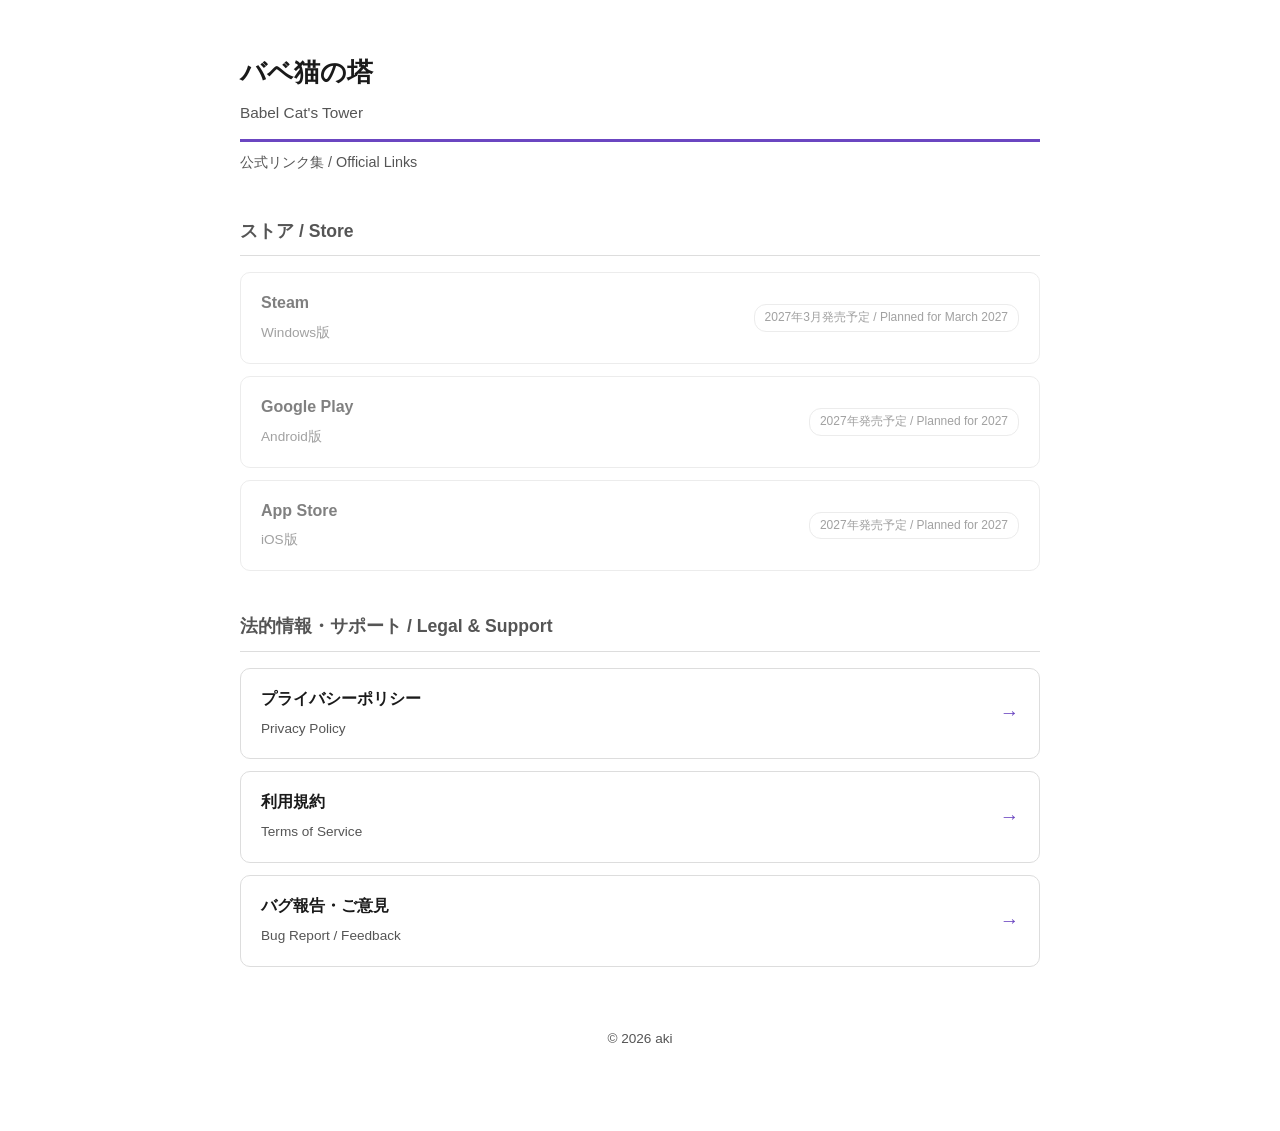
<file: index.html>
<!DOCTYPE html>
<html lang="ja">
<head>
<meta charset="UTF-8">
<meta name="viewport" content="width=device-width, initial-scale=1.0">
<title>バベ猫の塔 / Babel Cat's Tower</title>
<link rel="stylesheet" href="style.css">
</head>
<body>
<div class="wrap">

  <h1>バベ猫の塔<span class="sub">Babel Cat's Tower</span></h1>
  <div class="updated">公式リンク集 / Official Links</div>

  <!-- ============================================================ -->
  <!-- ストアリンク -->
  <!-- ============================================================ -->
  <h2 class="section-heading">ストア / Store</h2>
  <ul class="link-list">
    <li>
      <span class="link-card disabled">
        <span>
          <span class="label">Steam</span><br>
          <span class="desc">Windows版</span>
        </span>
        <span class="badge-soon">2027年3月発売予定 / Planned for March 2027</span>
      </span>
    </li>
    <li>
      <span class="link-card disabled">
        <span>
          <span class="label">Google Play</span><br>
          <span class="desc">Android版</span>
        </span>
        <span class="badge-soon">2027年発売予定 / Planned for 2027</span>
      </span>
    </li>
    <li>
      <span class="link-card disabled">
        <span>
          <span class="label">App Store</span><br>
          <span class="desc">iOS版</span>
        </span>
        <span class="badge-soon">2027年発売予定 / Planned for 2027</span>
      </span>
    </li>
  </ul>

  <!-- ============================================================ -->
  <!-- 法的情報・サポート -->
  <!-- ============================================================ -->
  <h2 class="section-heading">法的情報・サポート / Legal &amp; Support</h2>
  <ul class="link-list">
    <li>
      <a class="link-card" href="privacy-policy.html">
        <span>
          <span class="label">プライバシーポリシー</span><br>
          <span class="desc">Privacy Policy</span>
        </span>
        <span class="arrow">&rarr;</span>
      </a>
    </li>
    <li>
      <a class="link-card" href="terms.html">
        <span>
          <span class="label">利用規約</span><br>
          <span class="desc">Terms of Service</span>
        </span>
        <span class="arrow">&rarr;</span>
      </a>
    </li>
    <li>
      <a class="link-card" href="https://forms.gle/xiqoQyYzVrwu3zVa7" target="_blank" rel="noopener">
        <span>
          <span class="label">バグ報告・ご意見</span><br>
          <span class="desc">Bug Report / Feedback</span>
        </span>
        <span class="arrow">&rarr;</span>
      </a>
    </li>
  </ul>

  <footer>
    &copy; 2026 aki
  </footer>

</div>
</body>
</html>
</file>
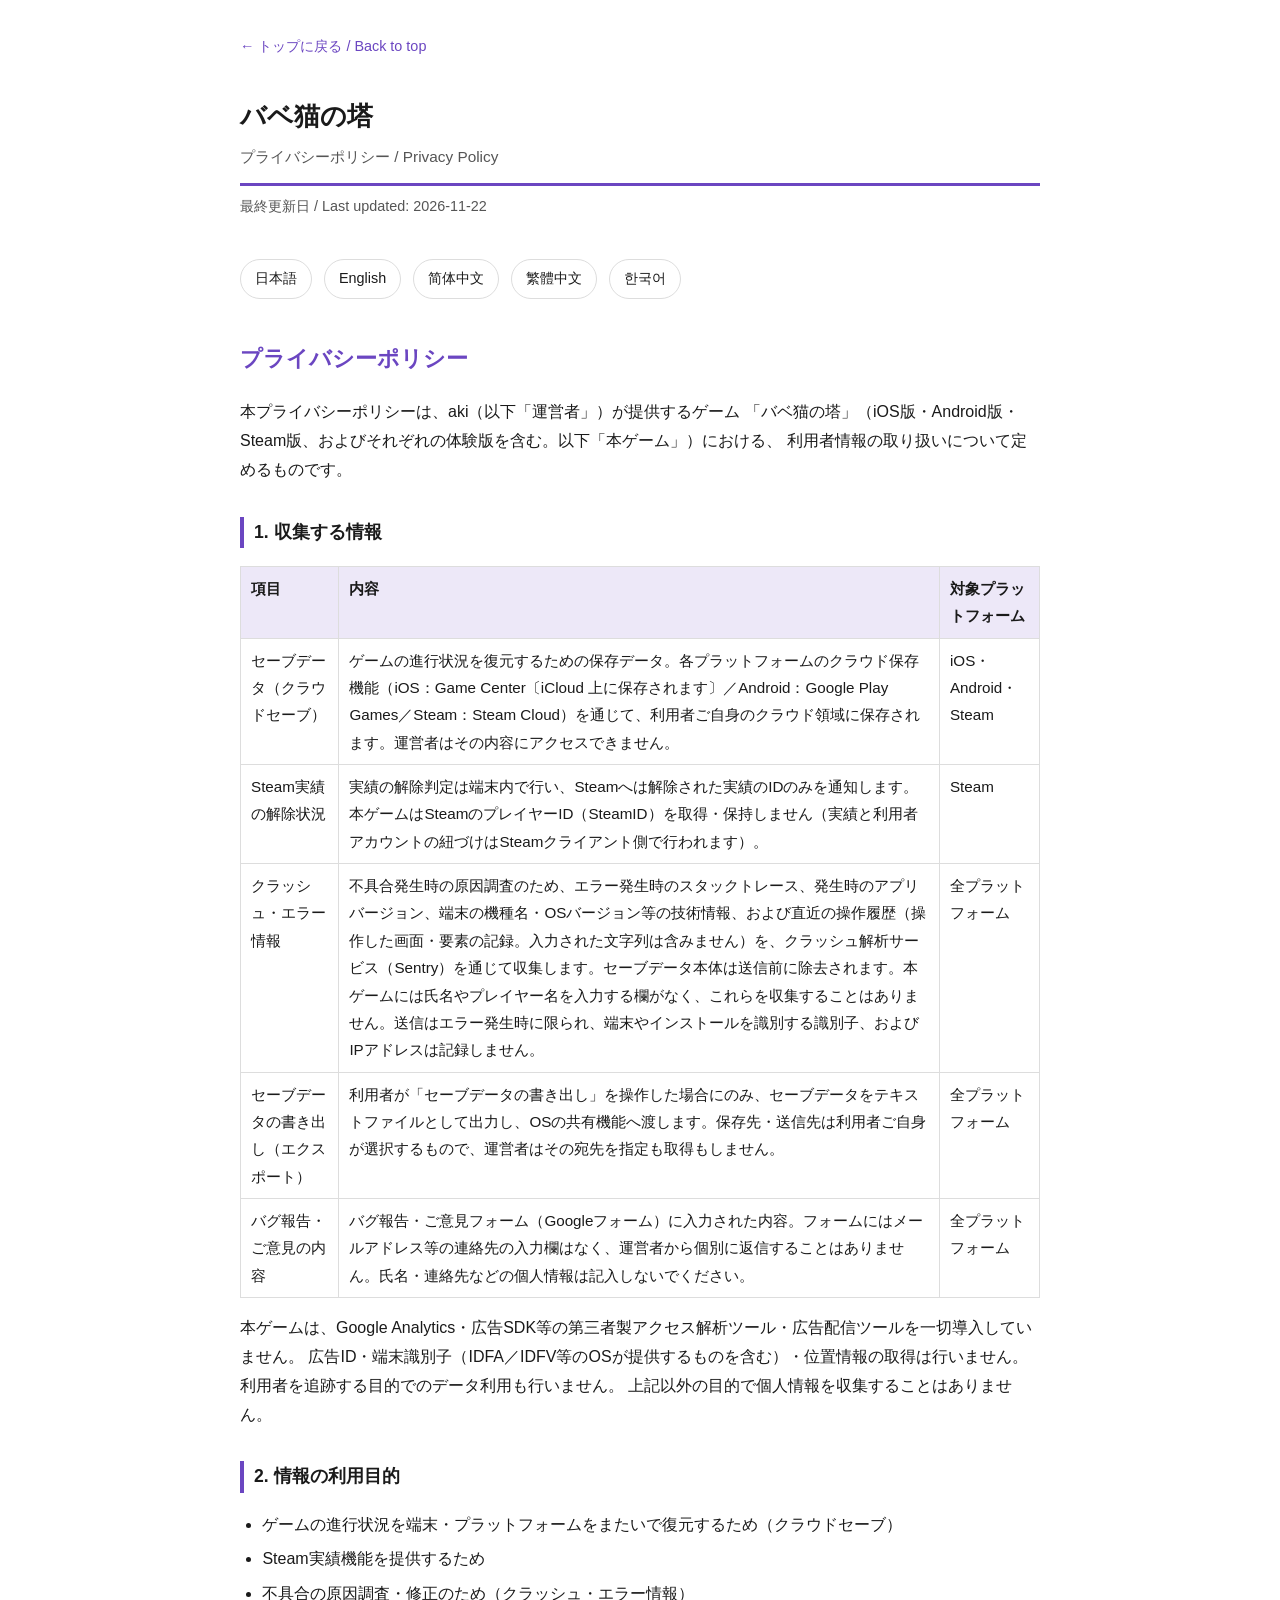
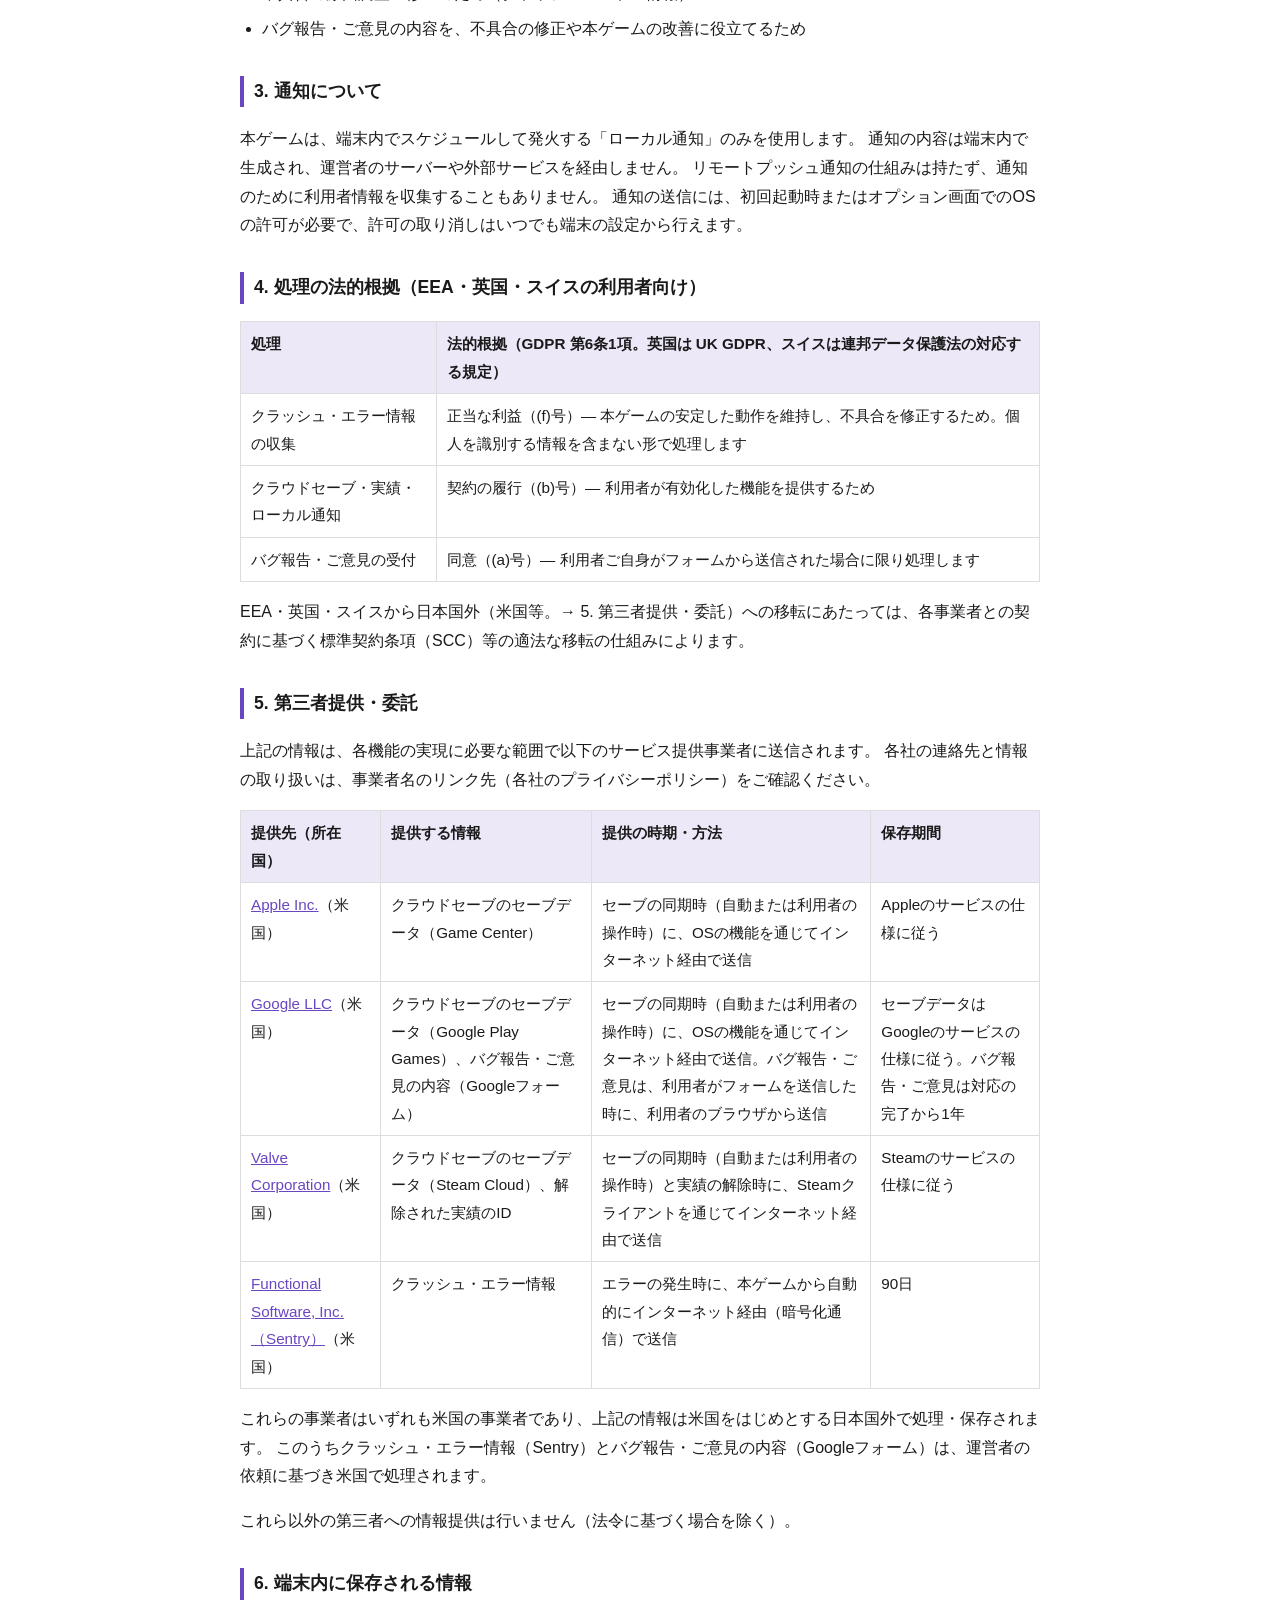
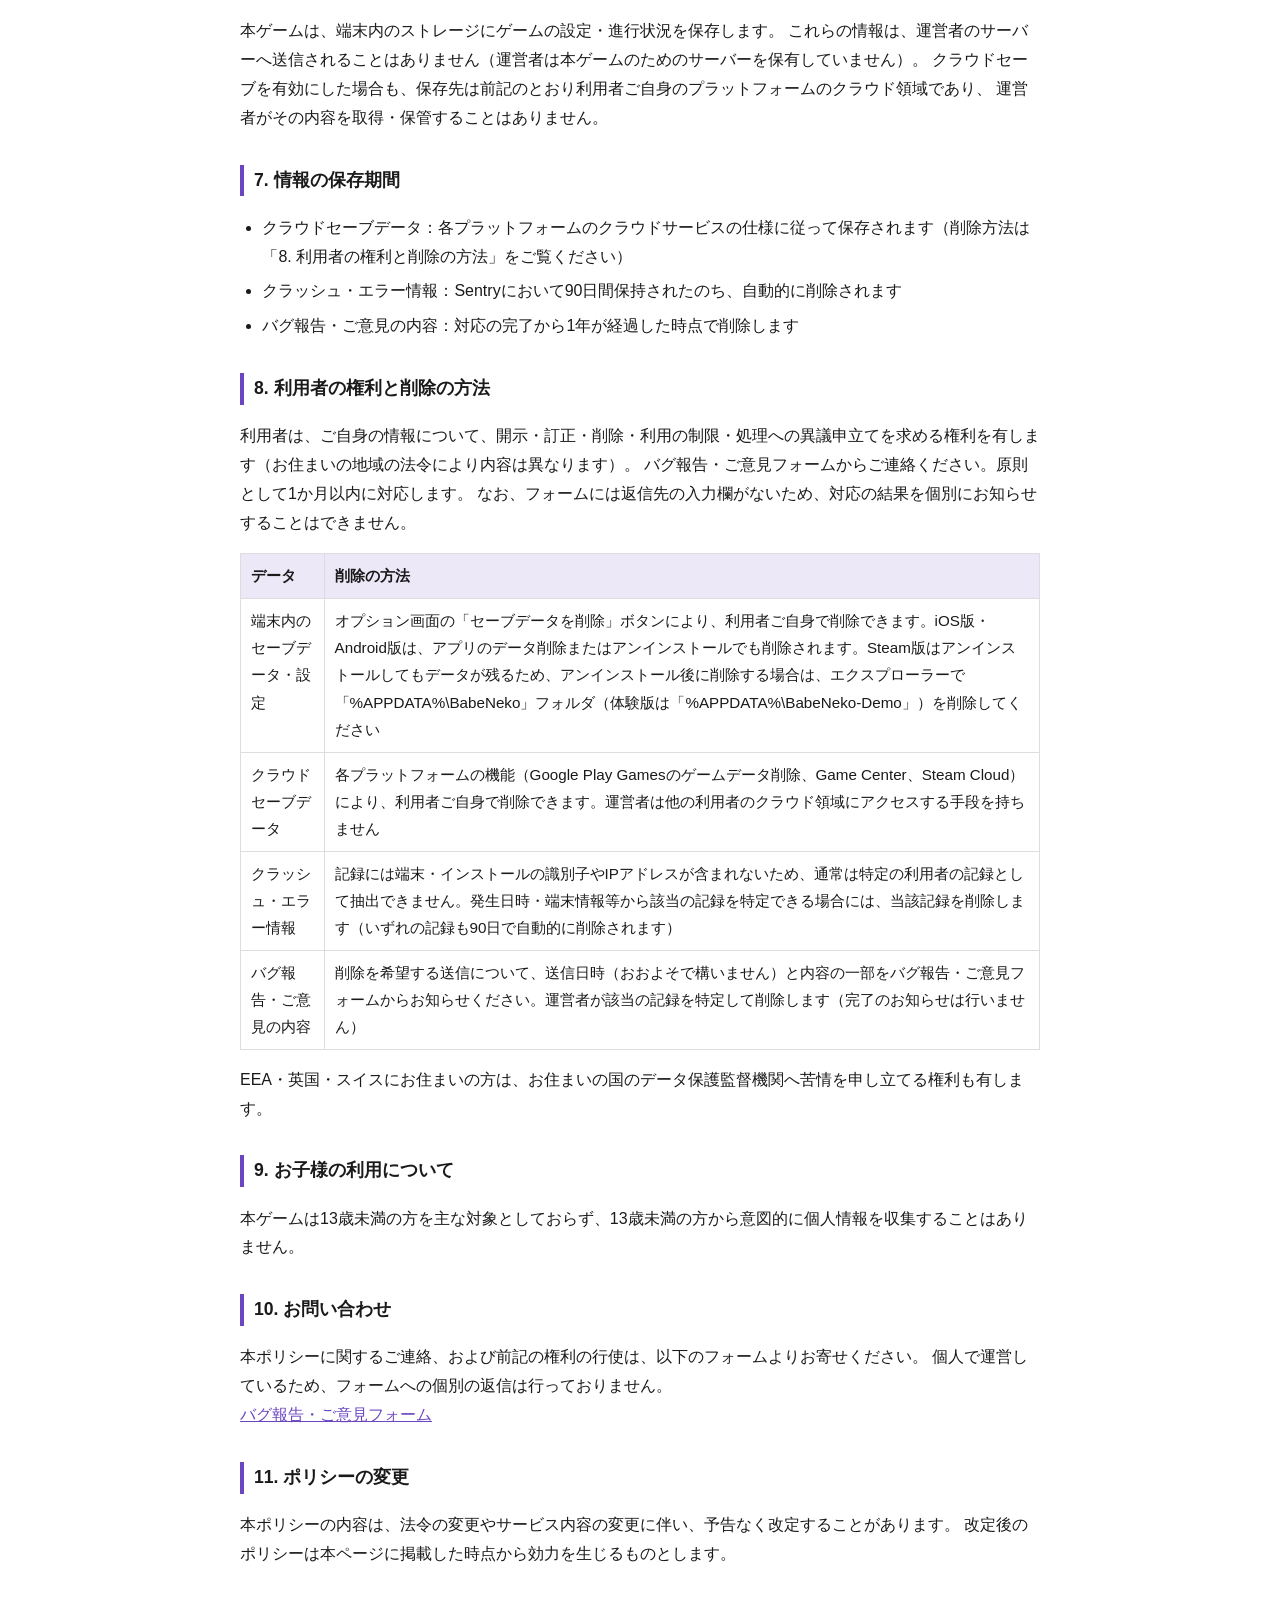
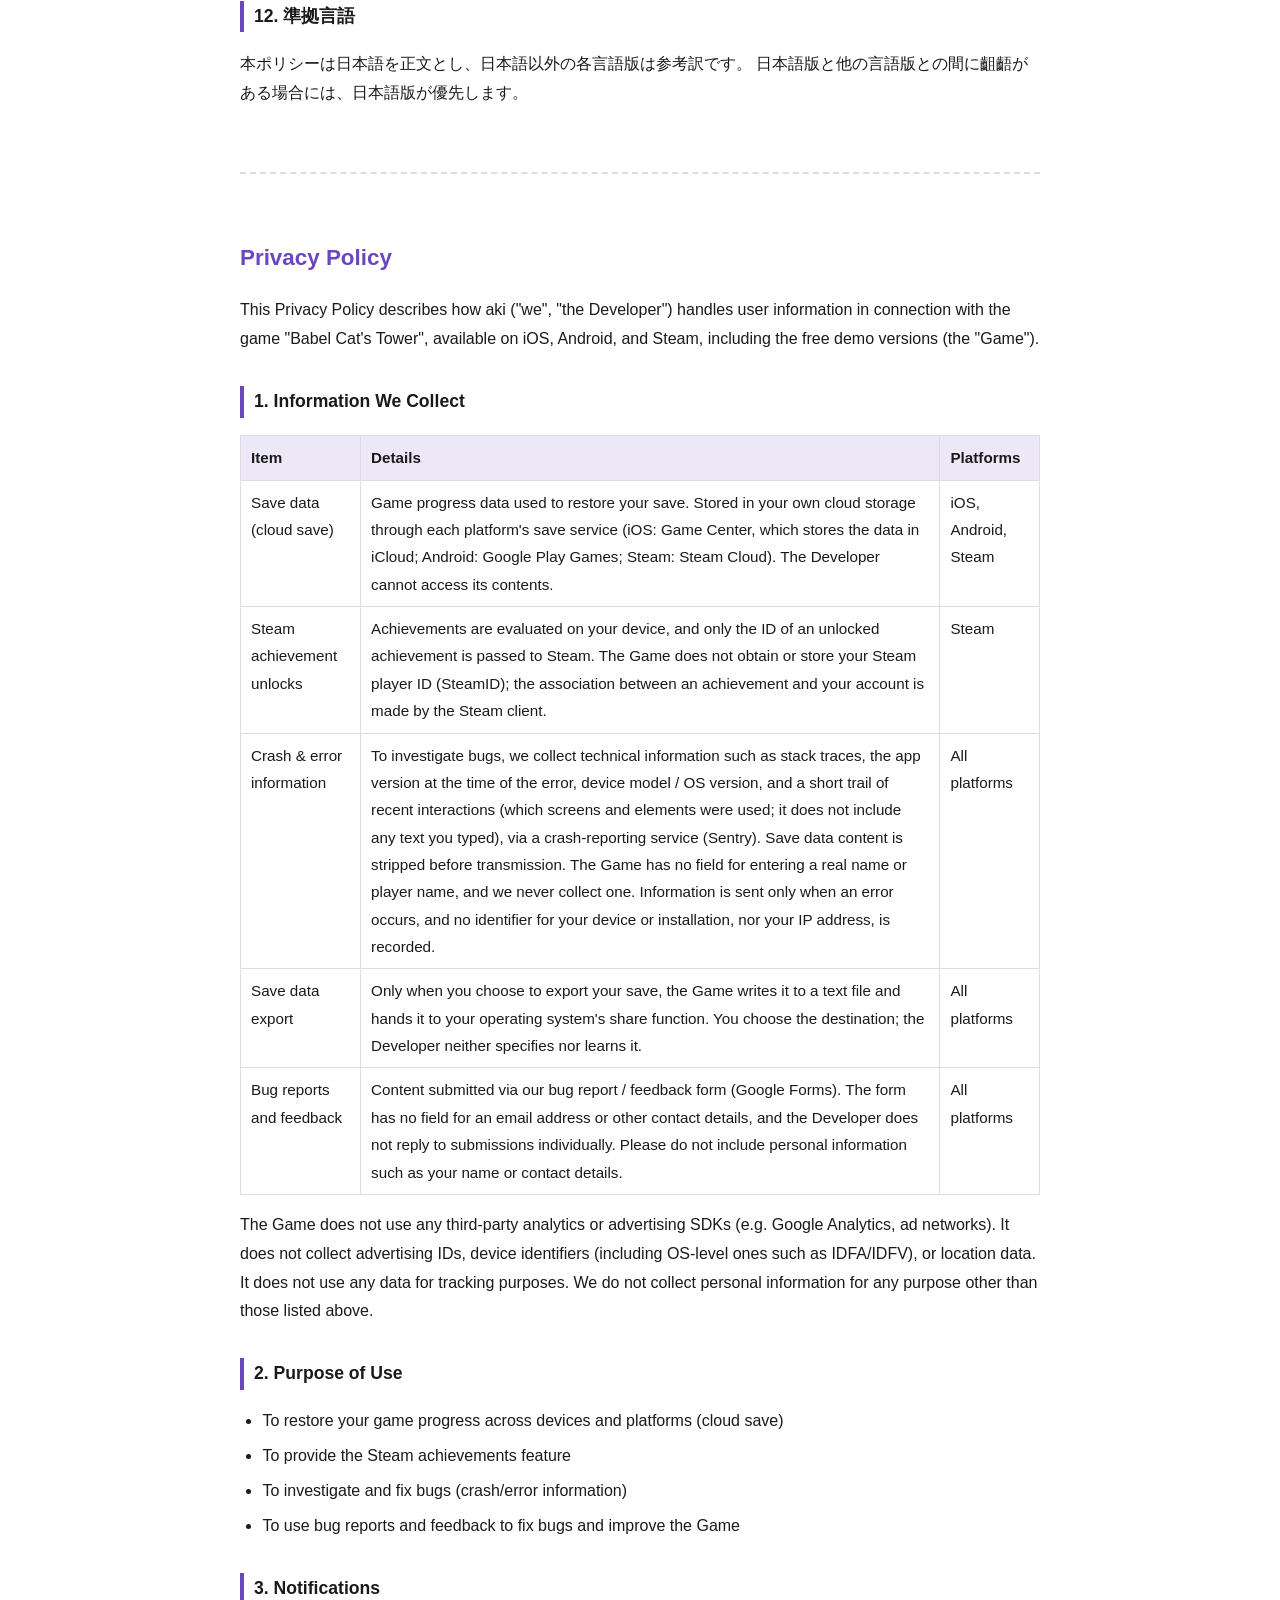
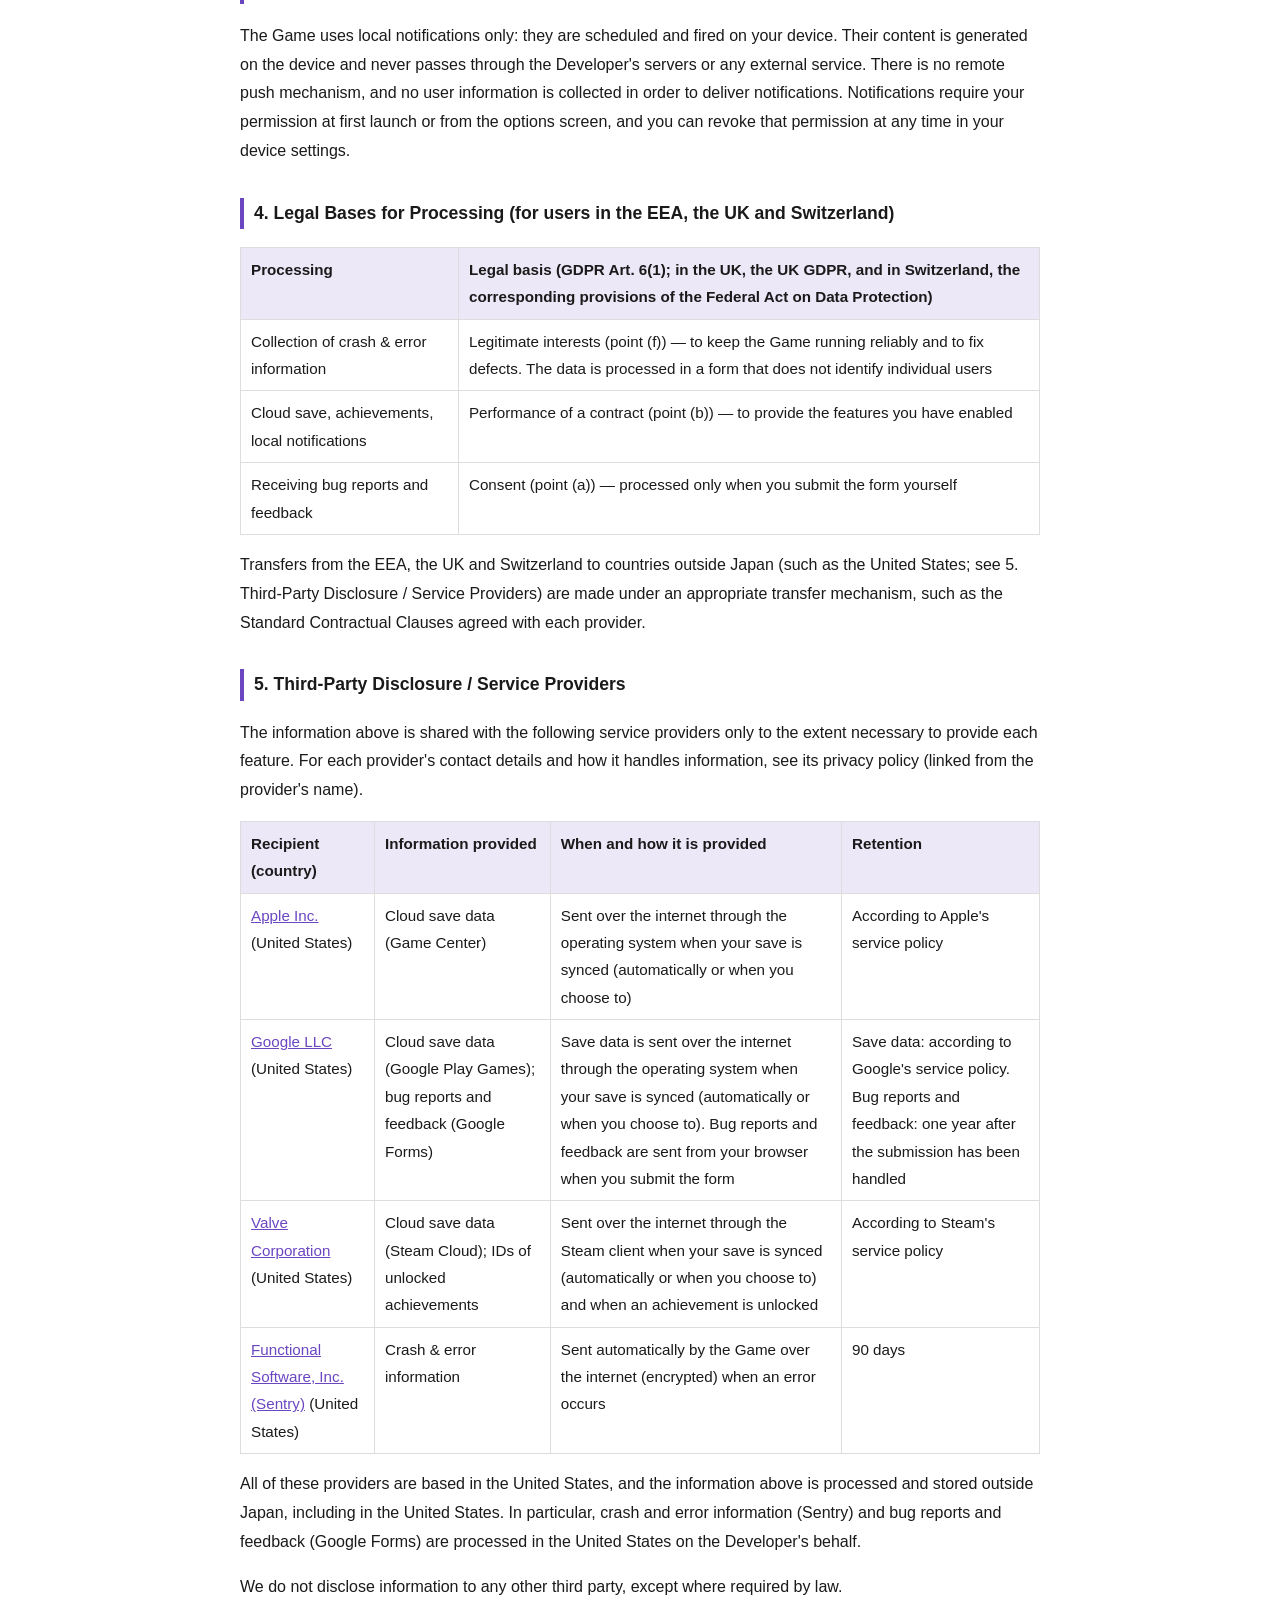
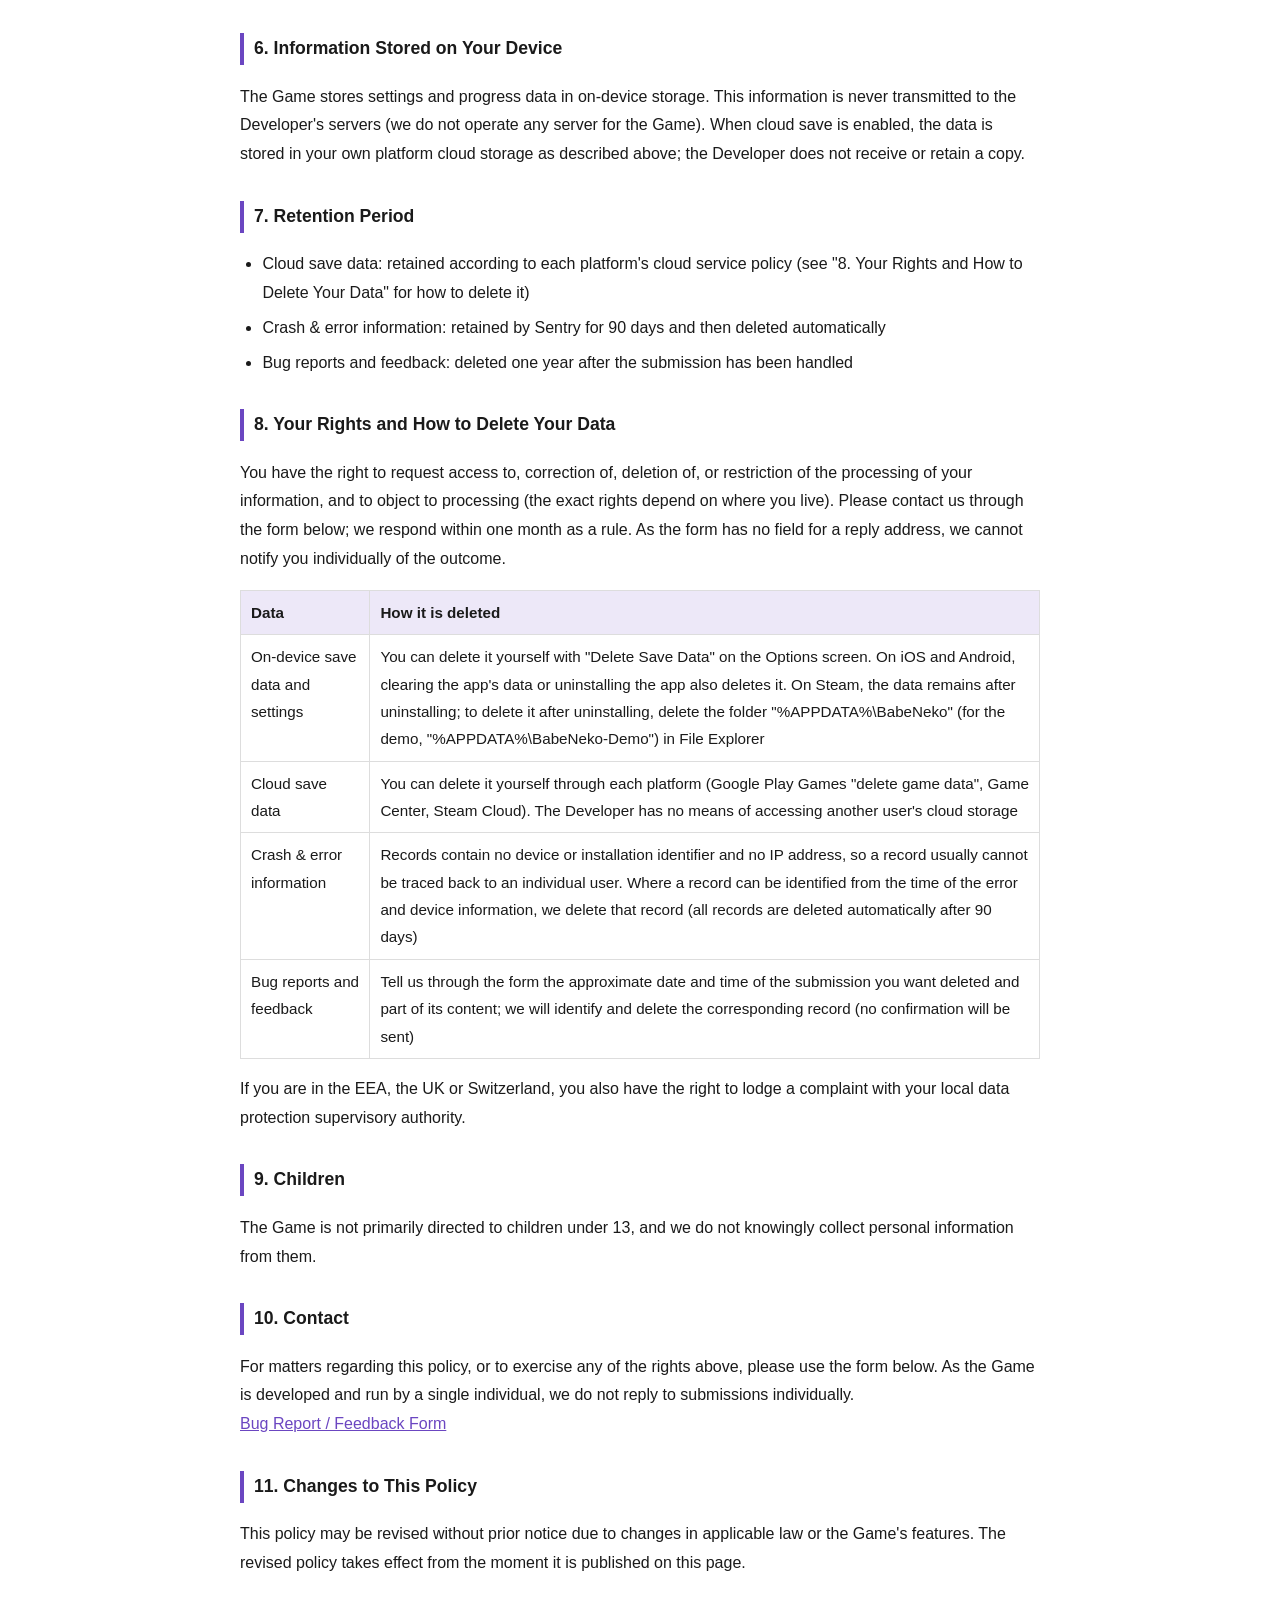
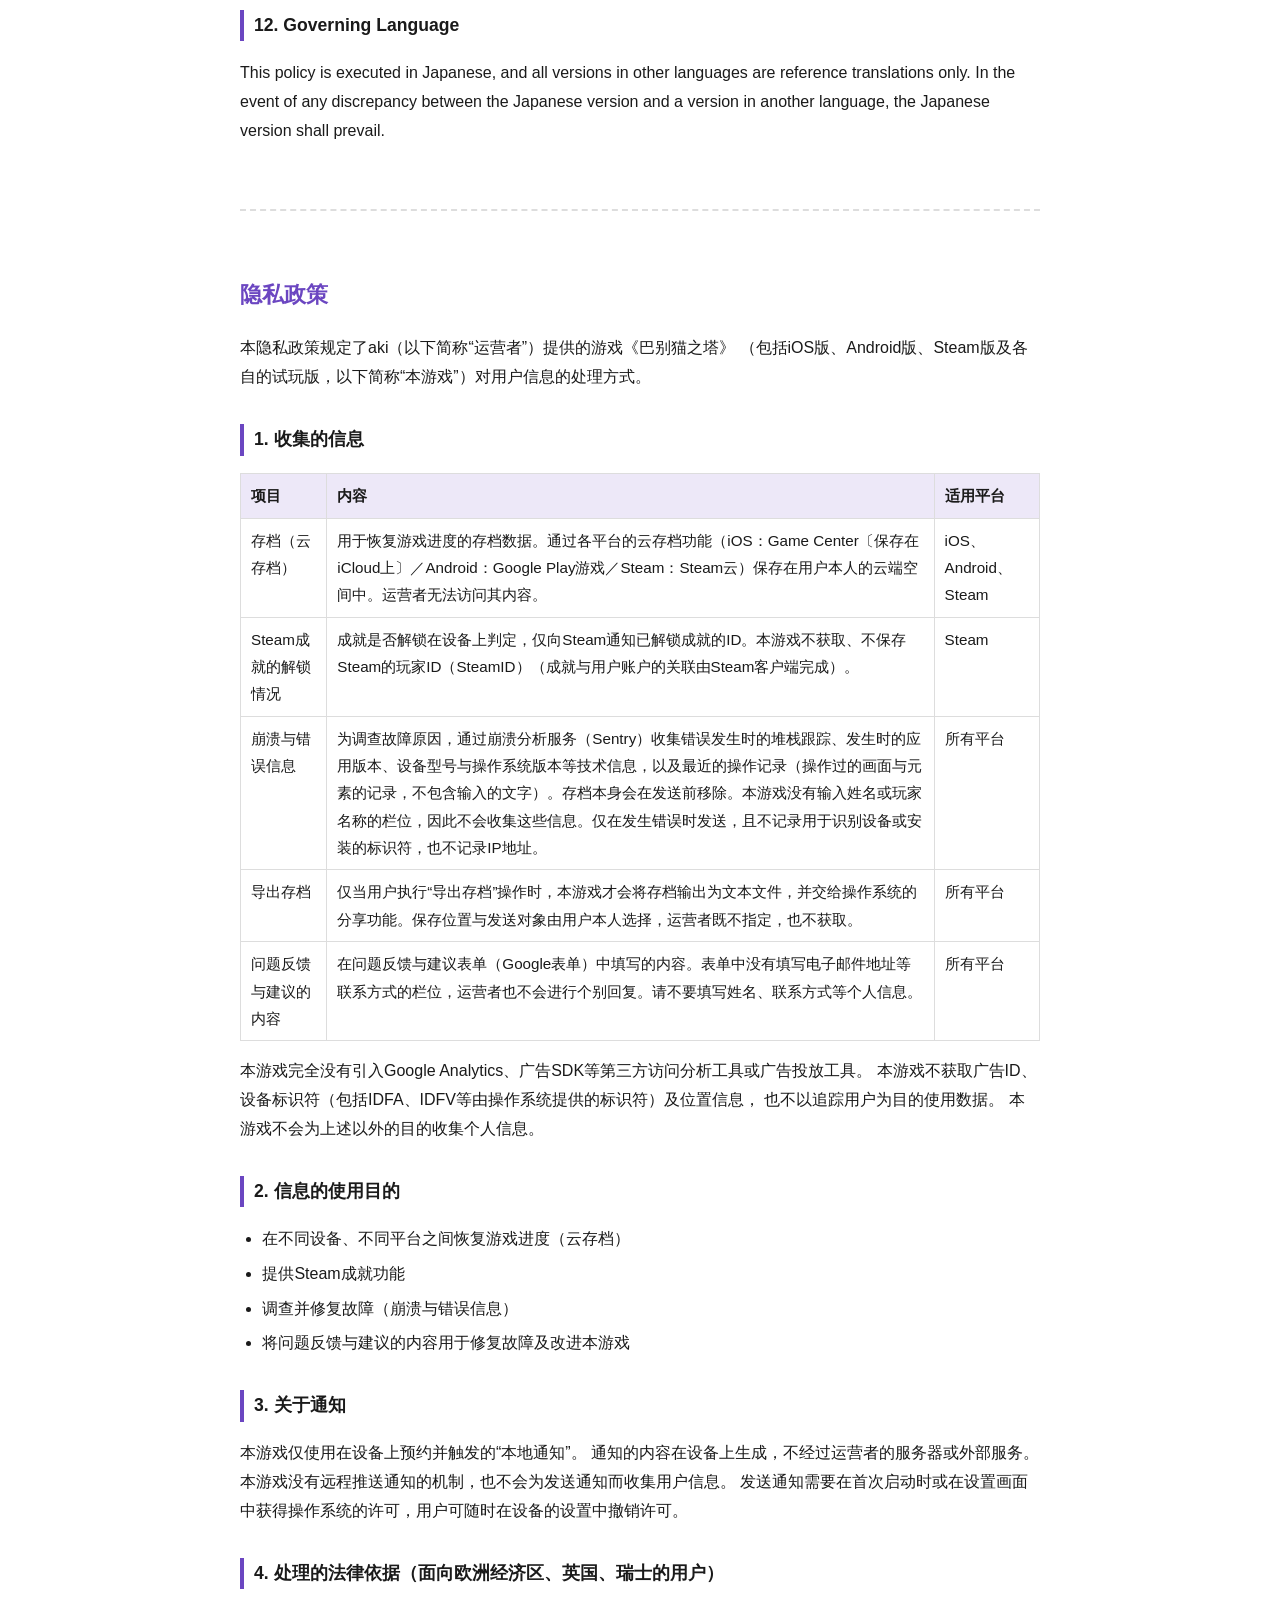
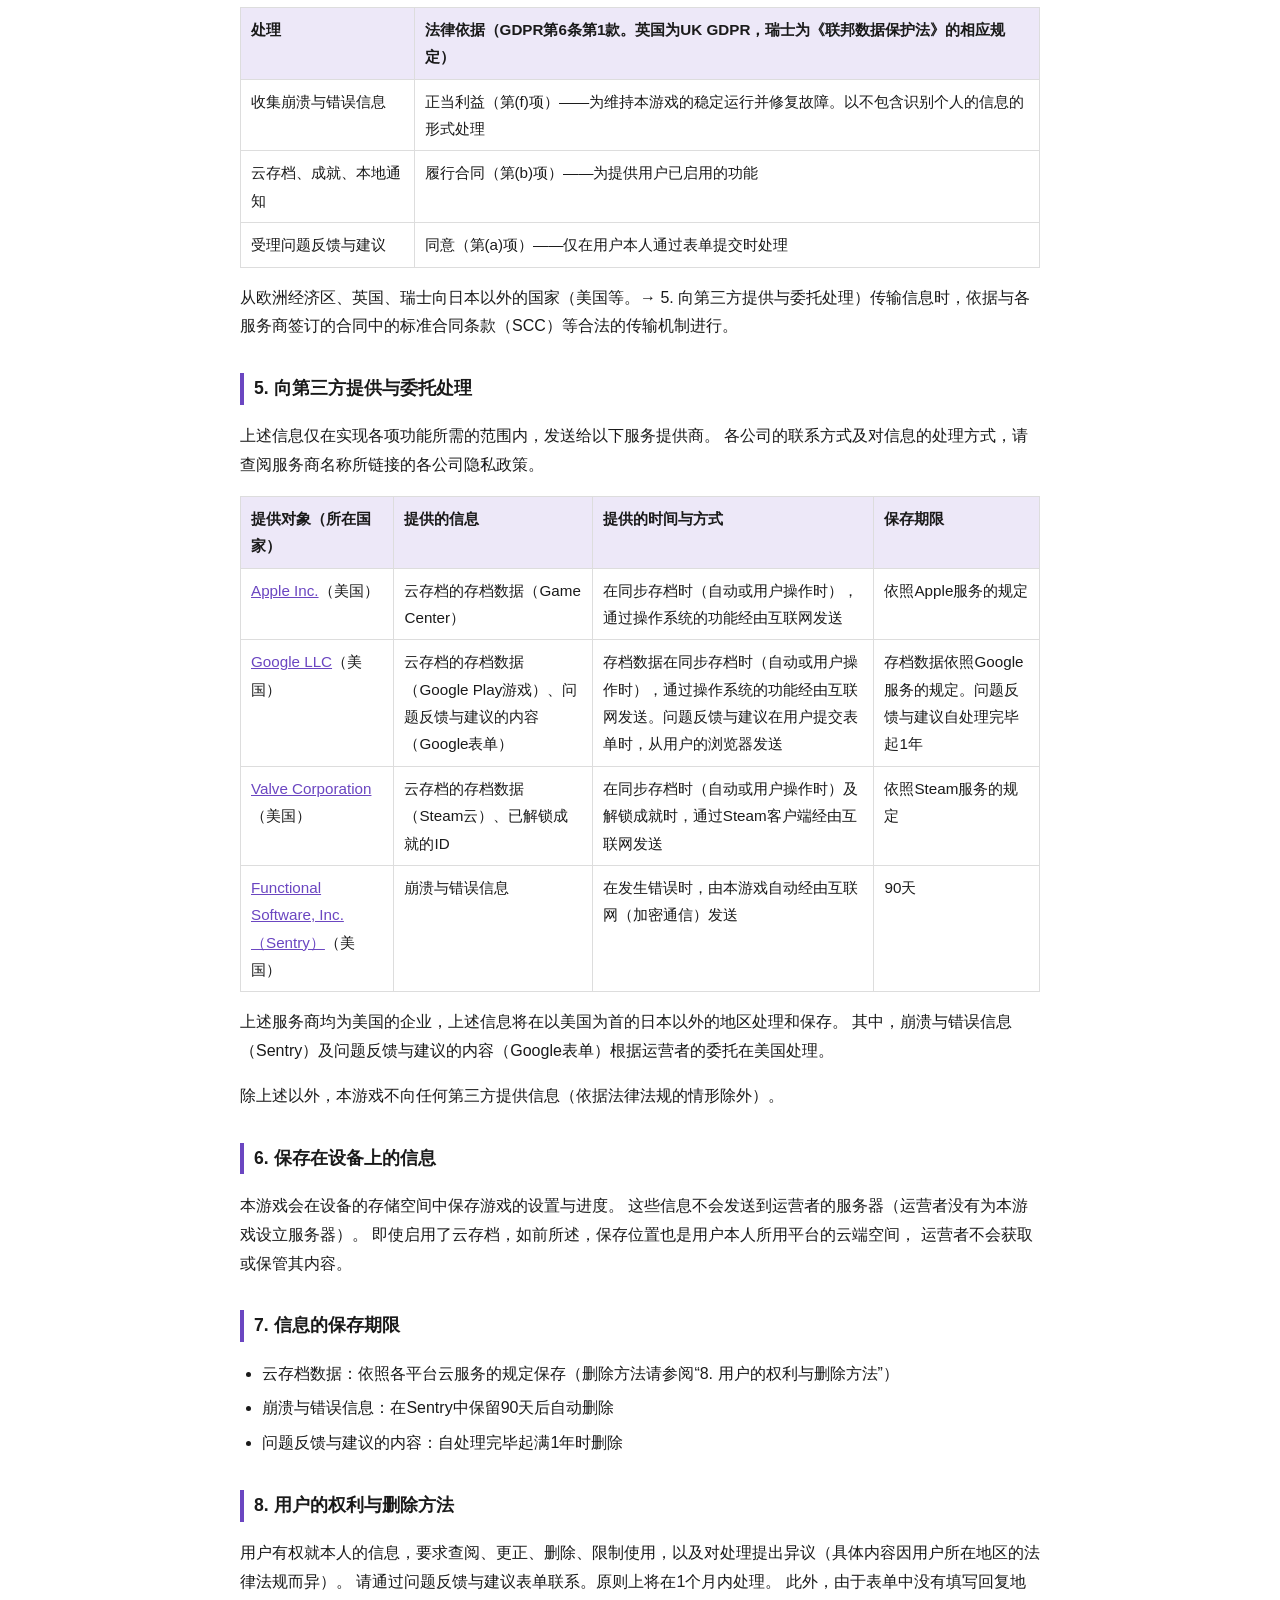
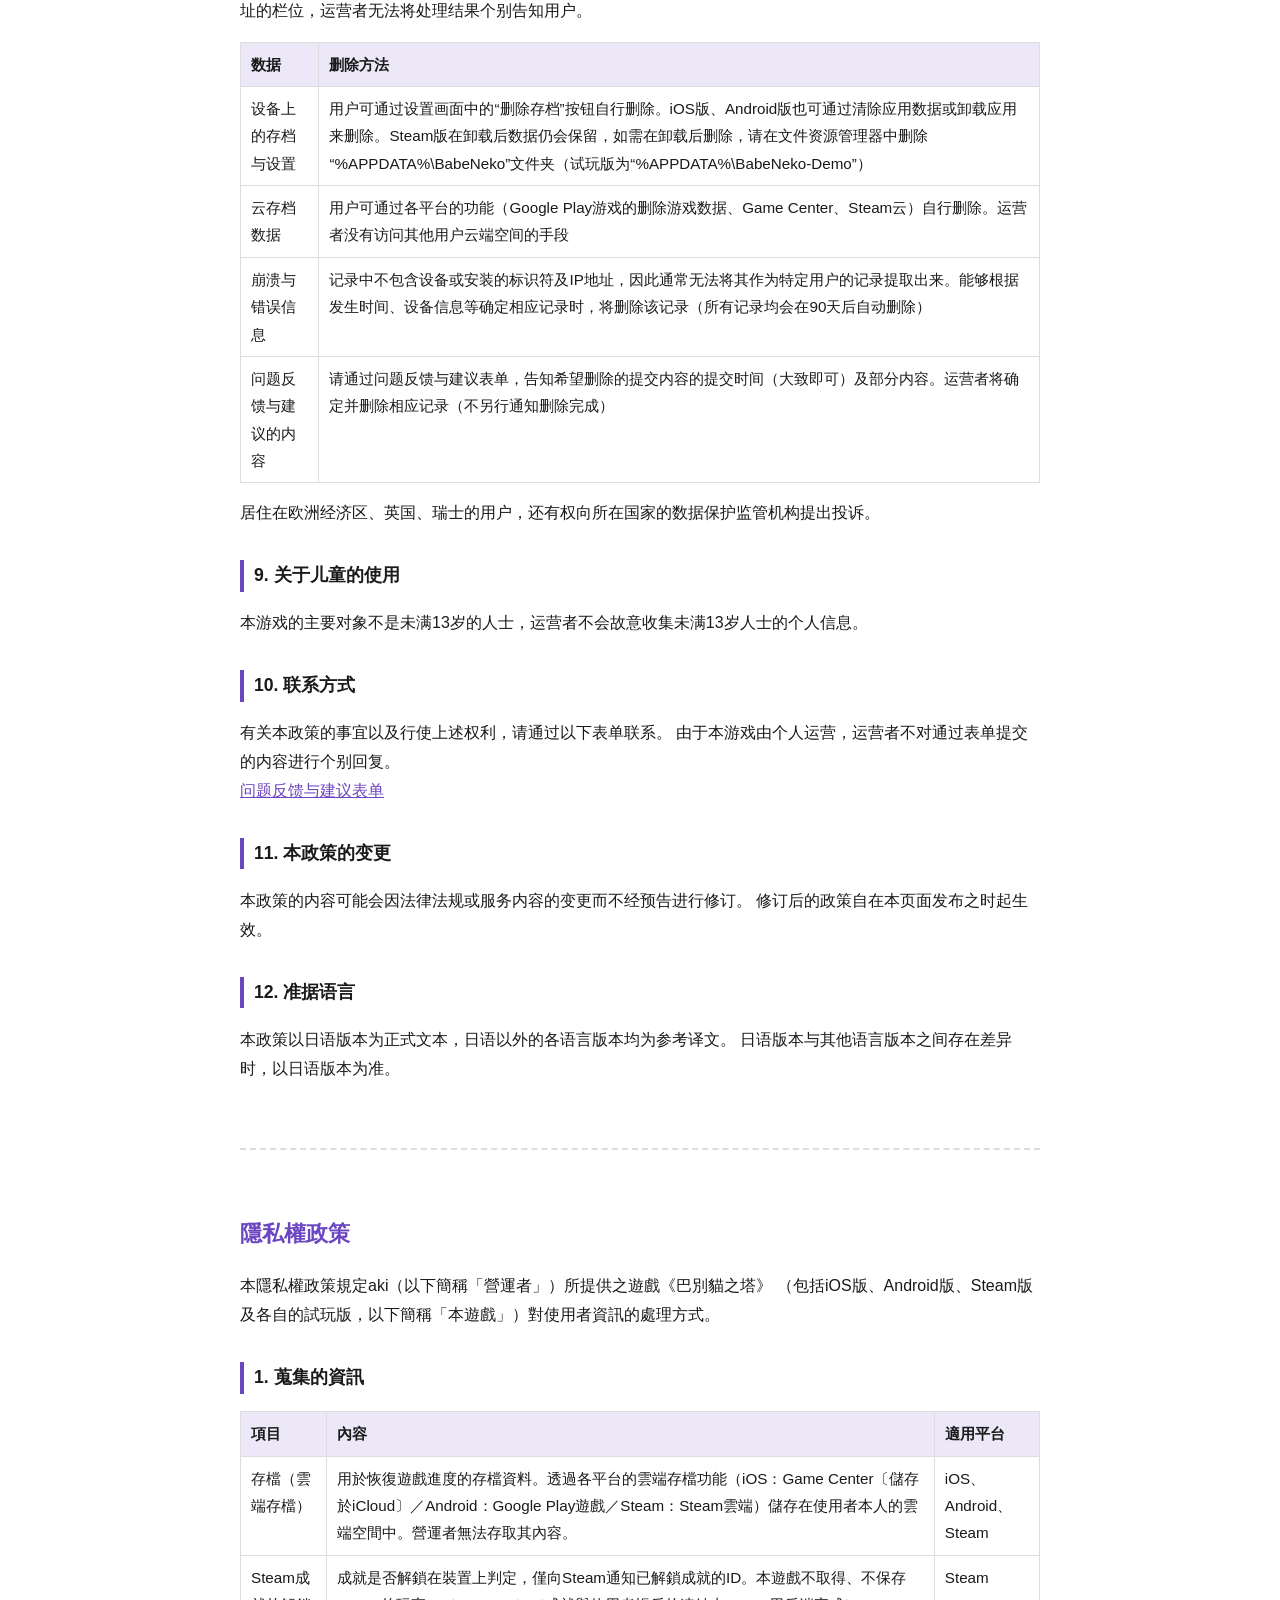
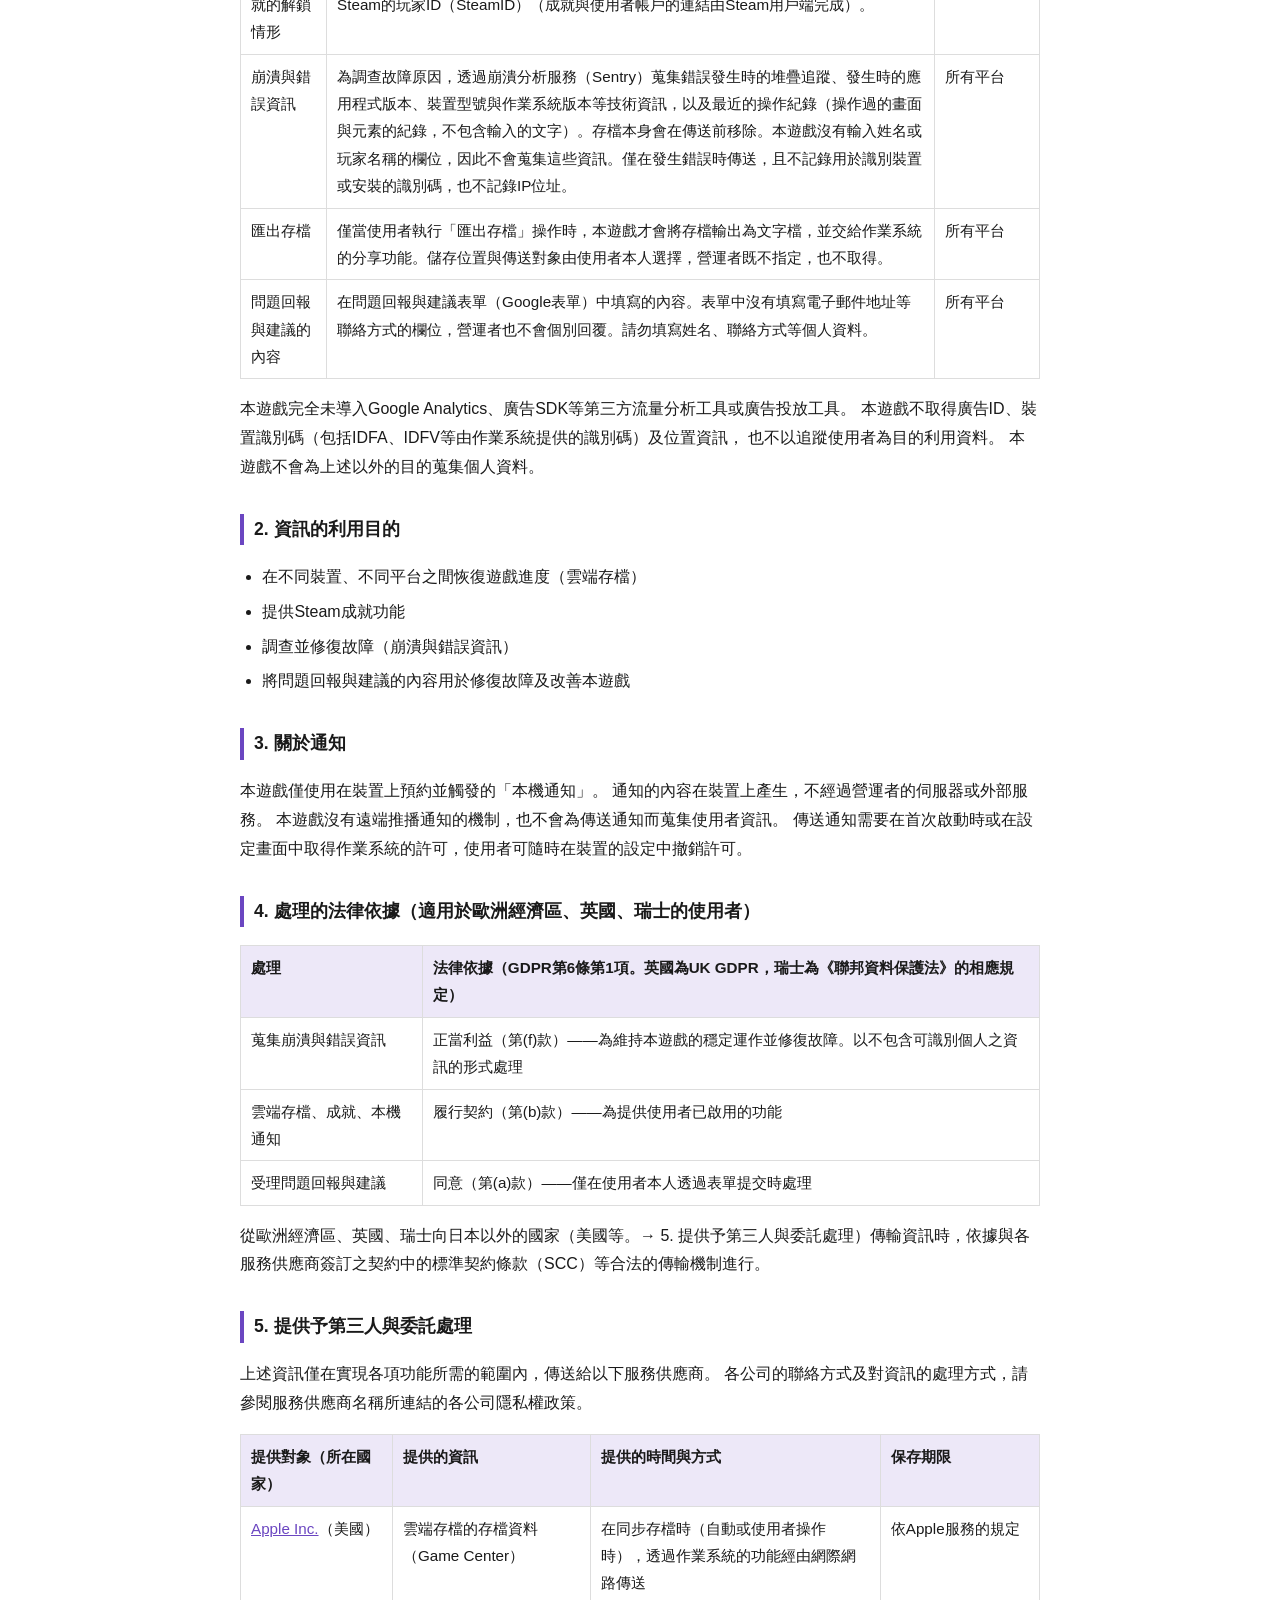
<file: privacy-policy.html>
<!DOCTYPE html>
<html lang="ja">
<head>
<meta charset="UTF-8">
<meta name="viewport" content="width=device-width, initial-scale=1.0">
<title>バベ猫の塔 プライバシーポリシー / Privacy Policy</title>
<link rel="stylesheet" href="style.css">
</head>
<body>
<div class="wrap">

  <div class="top-nav"><a href="index.html">&larr; トップに戻る / Back to top</a></div>

  <h1>バベ猫の塔<span class="sub">プライバシーポリシー / Privacy Policy</span></h1>
  <div class="updated">最終更新日 / Last updated: 2026-11-22</div>

  <div class="lang-nav">
    <a href="#ja">日本語</a>
    <a href="#en">English</a>
    <a href="#zh-Hans" lang="zh-Hans">简体中文</a>
    <a href="#zh-Hant" lang="zh-Hant">繁體中文</a>
    <a href="#ko" lang="ko">한국어</a>
  </div>

  <!-- ============================================================ -->
  <!-- 日本語版 -->
  <!-- ============================================================ -->
  <section class="doc" id="ja" lang="ja">
    <h2 class="doc-title">プライバシーポリシー</h2>

    <p>
      本プライバシーポリシーは、aki（以下「運営者」）が提供するゲーム
      「バベ猫の塔」（iOS版・Android版・Steam版、およびそれぞれの体験版を含む。以下「本ゲーム」）における、
      利用者情報の取り扱いについて定めるものです。
    </p>

    <h3>1. 収集する情報</h3>
    <table>
      <thead><tr><th>項目</th><th>内容</th><th>対象プラットフォーム</th></tr></thead>
      <tbody>
        <tr>
          <td>セーブデータ（クラウドセーブ）</td>
          <td>ゲームの進行状況を復元するための保存データ。各プラットフォームのクラウド保存機能（iOS：Game Center〔iCloud 上に保存されます〕／Android：Google Play Games／Steam：Steam Cloud）を通じて、利用者ご自身のクラウド領域に保存されます。運営者はその内容にアクセスできません。</td>
          <td>iOS・Android・Steam</td>
        </tr>
        <tr>
          <td>Steam実績の解除状況</td>
          <td>実績の解除判定は端末内で行い、Steamへは解除された実績のIDのみを通知します。本ゲームはSteamのプレイヤーID（SteamID）を取得・保持しません（実績と利用者アカウントの紐づけはSteamクライアント側で行われます）。</td>
          <td>Steam</td>
        </tr>
        <tr>
          <td>クラッシュ・エラー情報</td>
          <td>不具合発生時の原因調査のため、エラー発生時のスタックトレース、発生時のアプリバージョン、端末の機種名・OSバージョン等の技術情報、および直近の操作履歴（操作した画面・要素の記録。入力された文字列は含みません）を、クラッシュ解析サービス（Sentry）を通じて収集します。セーブデータ本体は送信前に除去されます。本ゲームには氏名やプレイヤー名を入力する欄がなく、これらを収集することはありません。送信はエラー発生時に限られ、端末やインストールを識別する識別子、およびIPアドレスは記録しません。</td>
          <td>全プラットフォーム</td>
        </tr>
        <tr>
          <td>セーブデータの書き出し（エクスポート）</td>
          <td>利用者が「セーブデータの書き出し」を操作した場合にのみ、セーブデータをテキストファイルとして出力し、OSの共有機能へ渡します。保存先・送信先は利用者ご自身が選択するもので、運営者はその宛先を指定も取得もしません。</td>
          <td>全プラットフォーム</td>
        </tr>
        <tr>
          <td>バグ報告・ご意見の内容</td>
          <td>バグ報告・ご意見フォーム（Googleフォーム）に入力された内容。フォームにはメールアドレス等の連絡先の入力欄はなく、運営者から個別に返信することはありません。氏名・連絡先などの個人情報は記入しないでください。</td>
          <td>全プラットフォーム</td>
        </tr>
      </tbody>
    </table>

    <p>
      本ゲームは、Google Analytics・広告SDK等の第三者製アクセス解析ツール・広告配信ツールを一切導入していません。
      広告ID・端末識別子（IDFA／IDFV等のOSが提供するものを含む）・位置情報の取得は行いません。
      利用者を追跡する目的でのデータ利用も行いません。
      上記以外の目的で個人情報を収集することはありません。
    </p>

    <h3>2. 情報の利用目的</h3>
    <ul>
      <li>ゲームの進行状況を端末・プラットフォームをまたいで復元するため（クラウドセーブ）</li>
      <li>Steam実績機能を提供するため</li>
      <li>不具合の原因調査・修正のため（クラッシュ・エラー情報）</li>
      <li>バグ報告・ご意見の内容を、不具合の修正や本ゲームの改善に役立てるため</li>
    </ul>

    <h3>3. 通知について</h3>
    <p>
      本ゲームは、端末内でスケジュールして発火する「ローカル通知」のみを使用します。
      通知の内容は端末内で生成され、運営者のサーバーや外部サービスを経由しません。
      リモートプッシュ通知の仕組みは持たず、通知のために利用者情報を収集することもありません。
      通知の送信には、初回起動時またはオプション画面でのOSの許可が必要で、許可の取り消しはいつでも端末の設定から行えます。
    </p>

    <h3>4. 処理の法的根拠（EEA・英国・スイスの利用者向け）</h3>
    <table>
      <thead><tr><th>処理</th><th>法的根拠（GDPR 第6条1項。英国は UK GDPR、スイスは連邦データ保護法の対応する規定）</th></tr></thead>
      <tbody>
        <tr>
          <td>クラッシュ・エラー情報の収集</td>
          <td>正当な利益（(f)号）— 本ゲームの安定した動作を維持し、不具合を修正するため。個人を識別する情報を含まない形で処理します</td>
        </tr>
        <tr>
          <td>クラウドセーブ・実績・ローカル通知</td>
          <td>契約の履行（(b)号）— 利用者が有効化した機能を提供するため</td>
        </tr>
        <tr>
          <td>バグ報告・ご意見の受付</td>
          <td>同意（(a)号）— 利用者ご自身がフォームから送信された場合に限り処理します</td>
        </tr>
      </tbody>
    </table>
    <p>
      EEA・英国・スイスから日本国外（米国等。→ 5. 第三者提供・委託）への移転にあたっては、各事業者との契約に基づく標準契約条項（SCC）等の適法な移転の仕組みによります。
    </p>

    <h3>5. 第三者提供・委託</h3>
    <p>
      上記の情報は、各機能の実現に必要な範囲で以下のサービス提供事業者に送信されます。
      各社の連絡先と情報の取り扱いは、事業者名のリンク先（各社のプライバシーポリシー）をご確認ください。
    </p>
    <table>
      <thead><tr><th>提供先（所在国）</th><th>提供する情報</th><th>提供の時期・方法</th><th>保存期間</th></tr></thead>
      <tbody>
        <tr>
          <td><a class="link" href="https://www.apple.com/legal/privacy/">Apple Inc.</a>（米国）</td>
          <td>クラウドセーブのセーブデータ（Game Center）</td>
          <td>セーブの同期時（自動または利用者の操作時）に、OSの機能を通じてインターネット経由で送信</td>
          <td>Appleのサービスの仕様に従う</td>
        </tr>
        <tr>
          <td><a class="link" href="https://policies.google.com/privacy">Google LLC</a>（米国）</td>
          <td>クラウドセーブのセーブデータ（Google Play Games）、バグ報告・ご意見の内容（Googleフォーム）</td>
          <td>セーブの同期時（自動または利用者の操作時）に、OSの機能を通じてインターネット経由で送信。バグ報告・ご意見は、利用者がフォームを送信した時に、利用者のブラウザから送信</td>
          <td>セーブデータはGoogleのサービスの仕様に従う。バグ報告・ご意見は対応の完了から1年</td>
        </tr>
        <tr>
          <td><a class="link" href="https://store.steampowered.com/privacy_agreement/">Valve Corporation</a>（米国）</td>
          <td>クラウドセーブのセーブデータ（Steam Cloud）、解除された実績のID</td>
          <td>セーブの同期時（自動または利用者の操作時）と実績の解除時に、Steamクライアントを通じてインターネット経由で送信</td>
          <td>Steamのサービスの仕様に従う</td>
        </tr>
        <tr>
          <td><a class="link" href="https://sentry.io/privacy/">Functional Software, Inc.（Sentry）</a>（米国）</td>
          <td>クラッシュ・エラー情報</td>
          <td>エラーの発生時に、本ゲームから自動的にインターネット経由（暗号化通信）で送信</td>
          <td>90日</td>
        </tr>
      </tbody>
    </table>
    <p>
      これらの事業者はいずれも米国の事業者であり、上記の情報は米国をはじめとする日本国外で処理・保存されます。
      このうちクラッシュ・エラー情報（Sentry）とバグ報告・ご意見の内容（Googleフォーム）は、運営者の依頼に基づき米国で処理されます。
    </p>
    <p>これら以外の第三者への情報提供は行いません（法令に基づく場合を除く）。</p>

    <h3>6. 端末内に保存される情報</h3>
    <p>
      本ゲームは、端末内のストレージにゲームの設定・進行状況を保存します。
      これらの情報は、運営者のサーバーへ送信されることはありません（運営者は本ゲームのためのサーバーを保有していません）。
      クラウドセーブを有効にした場合も、保存先は前記のとおり利用者ご自身のプラットフォームのクラウド領域であり、
      運営者がその内容を取得・保管することはありません。
    </p>

    <h3>7. 情報の保存期間</h3>
    <ul>
      <li>クラウドセーブデータ：各プラットフォームのクラウドサービスの仕様に従って保存されます（削除方法は「8. 利用者の権利と削除の方法」をご覧ください）</li>
      <li>クラッシュ・エラー情報：Sentryにおいて90日間保持されたのち、自動的に削除されます</li>
      <li>バグ報告・ご意見の内容：対応の完了から1年が経過した時点で削除します</li>
    </ul>

    <h3>8. 利用者の権利と削除の方法</h3>
    <p>
      利用者は、ご自身の情報について、開示・訂正・削除・利用の制限・処理への異議申立てを求める権利を有します（お住まいの地域の法令により内容は異なります）。
      バグ報告・ご意見フォームからご連絡ください。原則として1か月以内に対応します。
      なお、フォームには返信先の入力欄がないため、対応の結果を個別にお知らせすることはできません。
    </p>
    <table>
      <thead><tr><th>データ</th><th>削除の方法</th></tr></thead>
      <tbody>
        <tr>
          <td>端末内のセーブデータ・設定</td>
          <td>オプション画面の「セーブデータを削除」ボタンにより、利用者ご自身で削除できます。iOS版・Android版は、アプリのデータ削除またはアンインストールでも削除されます。Steam版はアンインストールしてもデータが残るため、アンインストール後に削除する場合は、エクスプローラーで「%APPDATA%\BabeNeko」フォルダ（体験版は「%APPDATA%\BabeNeko-Demo」）を削除してください</td>
        </tr>
        <tr>
          <td>クラウドセーブデータ</td>
          <td>各プラットフォームの機能（Google Play Gamesのゲームデータ削除、Game Center、Steam Cloud）により、利用者ご自身で削除できます。運営者は他の利用者のクラウド領域にアクセスする手段を持ちません</td>
        </tr>
        <tr>
          <td>クラッシュ・エラー情報</td>
          <td>記録には端末・インストールの識別子やIPアドレスが含まれないため、通常は特定の利用者の記録として抽出できません。発生日時・端末情報等から該当の記録を特定できる場合には、当該記録を削除します（いずれの記録も90日で自動的に削除されます）</td>
        </tr>
        <tr>
          <td>バグ報告・ご意見の内容</td>
          <td>削除を希望する送信について、送信日時（おおよそで構いません）と内容の一部をバグ報告・ご意見フォームからお知らせください。運営者が該当の記録を特定して削除します（完了のお知らせは行いません）</td>
        </tr>
      </tbody>
    </table>
    <p>
      EEA・英国・スイスにお住まいの方は、お住まいの国のデータ保護監督機関へ苦情を申し立てる権利も有します。
    </p>

    <h3>9. お子様の利用について</h3>
    <p>
      本ゲームは13歳未満の方を主な対象としておらず、13歳未満の方から意図的に個人情報を収集することはありません。
    </p>

    <h3>10. お問い合わせ</h3>
    <p>
      本ポリシーに関するご連絡、および前記の権利の行使は、以下のフォームよりお寄せください。
      個人で運営しているため、フォームへの個別の返信は行っておりません。<br>
      <a class="link" href="https://forms.gle/xiqoQyYzVrwu3zVa7">バグ報告・ご意見フォーム</a>
    </p>

    <h3>11. ポリシーの変更</h3>
    <p>
      本ポリシーの内容は、法令の変更やサービス内容の変更に伴い、予告なく改定することがあります。
      改定後のポリシーは本ページに掲載した時点から効力を生じるものとします。
    </p>

    <h3>12. 準拠言語</h3>
    <p>
      本ポリシーは日本語を正文とし、日本語以外の各言語版は参考訳です。
      日本語版と他の言語版との間に齟齬がある場合には、日本語版が優先します。
    </p>
  </section>

  <hr class="divider">

  <!-- ============================================================ -->
  <!-- English -->
  <!-- ============================================================ -->
  <section class="doc" id="en" lang="en">
    <h2 class="doc-title">Privacy Policy</h2>

    <p>
      This Privacy Policy describes how aki ("we", "the Developer")
      handles user information in connection with the game "Babel Cat's Tower", available on
      iOS, Android, and Steam, including the free demo versions (the "Game").
    </p>

    <h3>1. Information We Collect</h3>
    <table>
      <thead><tr><th>Item</th><th>Details</th><th>Platforms</th></tr></thead>
      <tbody>
        <tr>
          <td>Save data (cloud save)</td>
          <td>Game progress data used to restore your save. Stored in your own cloud storage through each platform's save service (iOS: Game Center, which stores the data in iCloud; Android: Google Play Games; Steam: Steam Cloud). The Developer cannot access its contents.</td>
          <td>iOS, Android, Steam</td>
        </tr>
        <tr>
          <td>Steam achievement unlocks</td>
          <td>Achievements are evaluated on your device, and only the ID of an unlocked achievement is passed to Steam. The Game does not obtain or store your Steam player ID (SteamID); the association between an achievement and your account is made by the Steam client.</td>
          <td>Steam</td>
        </tr>
        <tr>
          <td>Crash &amp; error information</td>
          <td>To investigate bugs, we collect technical information such as stack traces, the app version at the time of the error, device model / OS version, and a short trail of recent interactions (which screens and elements were used; it does not include any text you typed), via a crash-reporting service (Sentry). Save data content is stripped before transmission. The Game has no field for entering a real name or player name, and we never collect one. Information is sent only when an error occurs, and no identifier for your device or installation, nor your IP address, is recorded.</td>
          <td>All platforms</td>
        </tr>
        <tr>
          <td>Save data export</td>
          <td>Only when you choose to export your save, the Game writes it to a text file and hands it to your operating system's share function. You choose the destination; the Developer neither specifies nor learns it.</td>
          <td>All platforms</td>
        </tr>
        <tr>
          <td>Bug reports and feedback</td>
          <td>Content submitted via our bug report / feedback form (Google Forms). The form has no field for an email address or other contact details, and the Developer does not reply to submissions individually. Please do not include personal information such as your name or contact details.</td>
          <td>All platforms</td>
        </tr>
      </tbody>
    </table>

    <p>
      The Game does not use any third-party analytics or advertising SDKs (e.g. Google Analytics, ad networks).
      It does not collect advertising IDs, device identifiers (including OS-level ones such as IDFA/IDFV), or location data.
      It does not use any data for tracking purposes.
      We do not collect personal information for any purpose other than those listed above.
    </p>

    <h3>2. Purpose of Use</h3>
    <ul>
      <li>To restore your game progress across devices and platforms (cloud save)</li>
      <li>To provide the Steam achievements feature</li>
      <li>To investigate and fix bugs (crash/error information)</li>
      <li>To use bug reports and feedback to fix bugs and improve the Game</li>
    </ul>

    <h3>3. Notifications</h3>
    <p>
      The Game uses local notifications only: they are scheduled and fired on your device.
      Their content is generated on the device and never passes through the Developer's servers or any external service.
      There is no remote push mechanism, and no user information is collected in order to deliver notifications.
      Notifications require your permission at first launch or from the options screen, and you can revoke that permission at any time in your device settings.
    </p>

    <h3>4. Legal Bases for Processing (for users in the EEA, the UK and Switzerland)</h3>
    <table>
      <thead><tr><th>Processing</th><th>Legal basis (GDPR Art. 6(1); in the UK, the UK GDPR, and in Switzerland, the corresponding provisions of the Federal Act on Data Protection)</th></tr></thead>
      <tbody>
        <tr>
          <td>Collection of crash &amp; error information</td>
          <td>Legitimate interests (point (f)) — to keep the Game running reliably and to fix defects. The data is processed in a form that does not identify individual users</td>
        </tr>
        <tr>
          <td>Cloud save, achievements, local notifications</td>
          <td>Performance of a contract (point (b)) — to provide the features you have enabled</td>
        </tr>
        <tr>
          <td>Receiving bug reports and feedback</td>
          <td>Consent (point (a)) — processed only when you submit the form yourself</td>
        </tr>
      </tbody>
    </table>
    <p>
      Transfers from the EEA, the UK and Switzerland to countries outside Japan (such as the United States; see 5. Third-Party Disclosure / Service Providers) are made under an appropriate transfer mechanism, such as the Standard Contractual Clauses agreed with each provider.
    </p>

    <h3>5. Third-Party Disclosure / Service Providers</h3>
    <p>
      The information above is shared with the following service providers only to the extent necessary
      to provide each feature. For each provider's contact details and how it handles information, see its privacy policy (linked from the provider's name).
    </p>
    <table>
      <thead><tr><th>Recipient (country)</th><th>Information provided</th><th>When and how it is provided</th><th>Retention</th></tr></thead>
      <tbody>
        <tr>
          <td><a class="link" href="https://www.apple.com/legal/privacy/">Apple Inc.</a> (United States)</td>
          <td>Cloud save data (Game Center)</td>
          <td>Sent over the internet through the operating system when your save is synced (automatically or when you choose to)</td>
          <td>According to Apple's service policy</td>
        </tr>
        <tr>
          <td><a class="link" href="https://policies.google.com/privacy">Google LLC</a> (United States)</td>
          <td>Cloud save data (Google Play Games); bug reports and feedback (Google Forms)</td>
          <td>Save data is sent over the internet through the operating system when your save is synced (automatically or when you choose to). Bug reports and feedback are sent from your browser when you submit the form</td>
          <td>Save data: according to Google's service policy. Bug reports and feedback: one year after the submission has been handled</td>
        </tr>
        <tr>
          <td><a class="link" href="https://store.steampowered.com/privacy_agreement/">Valve Corporation</a> (United States)</td>
          <td>Cloud save data (Steam Cloud); IDs of unlocked achievements</td>
          <td>Sent over the internet through the Steam client when your save is synced (automatically or when you choose to) and when an achievement is unlocked</td>
          <td>According to Steam's service policy</td>
        </tr>
        <tr>
          <td><a class="link" href="https://sentry.io/privacy/">Functional Software, Inc. (Sentry)</a> (United States)</td>
          <td>Crash &amp; error information</td>
          <td>Sent automatically by the Game over the internet (encrypted) when an error occurs</td>
          <td>90 days</td>
        </tr>
      </tbody>
    </table>
    <p>
      All of these providers are based in the United States, and the information above is processed and stored outside Japan, including in the United States.
      In particular, crash and error information (Sentry) and bug reports and feedback (Google Forms) are processed in the United States on the Developer's behalf.
    </p>
    <p>We do not disclose information to any other third party, except where required by law.</p>

    <h3>6. Information Stored on Your Device</h3>
    <p>
      The Game stores settings and progress data in on-device storage.
      This information is never transmitted to the Developer's servers (we do not operate any server for the Game).
      When cloud save is enabled, the data is stored in your own platform cloud storage as described above;
      the Developer does not receive or retain a copy.
    </p>

    <h3>7. Retention Period</h3>
    <ul>
      <li>Cloud save data: retained according to each platform's cloud service policy (see "8. Your Rights and How to Delete Your Data" for how to delete it)</li>
      <li>Crash &amp; error information: retained by Sentry for 90 days and then deleted automatically</li>
      <li>Bug reports and feedback: deleted one year after the submission has been handled</li>
    </ul>

    <h3>8. Your Rights and How to Delete Your Data</h3>
    <p>
      You have the right to request access to, correction of, deletion of, or restriction of the processing of your information,
      and to object to processing (the exact rights depend on where you live).
      Please contact us through the form below; we respond within one month as a rule.
      As the form has no field for a reply address, we cannot notify you individually of the outcome.
    </p>
    <table>
      <thead><tr><th>Data</th><th>How it is deleted</th></tr></thead>
      <tbody>
        <tr>
          <td>On-device save data and settings</td>
          <td>You can delete it yourself with "Delete Save Data" on the Options screen. On iOS and Android, clearing the app's data or uninstalling the app also deletes it. On Steam, the data remains after uninstalling; to delete it after uninstalling, delete the folder "%APPDATA%\BabeNeko" (for the demo, "%APPDATA%\BabeNeko-Demo") in File Explorer</td>
        </tr>
        <tr>
          <td>Cloud save data</td>
          <td>You can delete it yourself through each platform (Google Play Games "delete game data", Game Center, Steam Cloud). The Developer has no means of accessing another user's cloud storage</td>
        </tr>
        <tr>
          <td>Crash &amp; error information</td>
          <td>Records contain no device or installation identifier and no IP address, so a record usually cannot be traced back to an individual user. Where a record can be identified from the time of the error and device information, we delete that record (all records are deleted automatically after 90 days)</td>
        </tr>
        <tr>
          <td>Bug reports and feedback</td>
          <td>Tell us through the form the approximate date and time of the submission you want deleted and part of its content; we will identify and delete the corresponding record (no confirmation will be sent)</td>
        </tr>
      </tbody>
    </table>
    <p>
      If you are in the EEA, the UK or Switzerland, you also have the right to lodge a complaint with your local data protection supervisory authority.
    </p>

    <h3>9. Children</h3>
    <p>
      The Game is not primarily directed to children under 13, and we do not knowingly collect personal information from them.
    </p>

    <h3>10. Contact</h3>
    <p>
      For matters regarding this policy, or to exercise any of the rights above, please use the form below.
      As the Game is developed and run by a single individual, we do not reply to submissions individually.<br>
      <a class="link" href="https://forms.gle/xiqoQyYzVrwu3zVa7">Bug Report / Feedback Form</a>
    </p>

    <h3>11. Changes to This Policy</h3>
    <p>
      This policy may be revised without prior notice due to changes in applicable law or the Game's
      features. The revised policy takes effect from the moment it is published on this page.
    </p>

    <h3>12. Governing Language</h3>
    <p>
      This policy is executed in Japanese, and all versions in other languages are reference translations
      only. In the event of any discrepancy between the Japanese version and a version in another language,
      the Japanese version shall prevail.
    </p>
  </section>

  <hr class="divider">

  <!-- ============================================================ -->
  <!-- 简体中文 -->
  <!-- ============================================================ -->
  <section class="doc" id="zh-Hans" lang="zh-Hans">
    <h2 class="doc-title">隐私政策</h2>

    <p>
      本隐私政策规定了aki（以下简称“运营者”）提供的游戏《巴别猫之塔》
      （包括iOS版、Android版、Steam版及各自的试玩版，以下简称“本游戏”）对用户信息的处理方式。
    </p>

    <h3>1. 收集的信息</h3>
    <table>
      <thead><tr><th>项目</th><th>内容</th><th>适用平台</th></tr></thead>
      <tbody>
        <tr>
          <td>存档（云存档）</td>
          <td>用于恢复游戏进度的存档数据。通过各平台的云存档功能（iOS：Game Center〔保存在iCloud上〕／Android：Google Play游戏／Steam：Steam云）保存在用户本人的云端空间中。运营者无法访问其内容。</td>
          <td>iOS、Android、Steam</td>
        </tr>
        <tr>
          <td>Steam成就的解锁情况</td>
          <td>成就是否解锁在设备上判定，仅向Steam通知已解锁成就的ID。本游戏不获取、不保存Steam的玩家ID（SteamID）（成就与用户账户的关联由Steam客户端完成）。</td>
          <td>Steam</td>
        </tr>
        <tr>
          <td>崩溃与错误信息</td>
          <td>为调查故障原因，通过崩溃分析服务（Sentry）收集错误发生时的堆栈跟踪、发生时的应用版本、设备型号与操作系统版本等技术信息，以及最近的操作记录（操作过的画面与元素的记录，不包含输入的文字）。存档本身会在发送前移除。本游戏没有输入姓名或玩家名称的栏位，因此不会收集这些信息。仅在发生错误时发送，且不记录用于识别设备或安装的标识符，也不记录IP地址。</td>
          <td>所有平台</td>
        </tr>
        <tr>
          <td>导出存档</td>
          <td>仅当用户执行“导出存档”操作时，本游戏才会将存档输出为文本文件，并交给操作系统的分享功能。保存位置与发送对象由用户本人选择，运营者既不指定，也不获取。</td>
          <td>所有平台</td>
        </tr>
        <tr>
          <td>问题反馈与建议的内容</td>
          <td>在问题反馈与建议表单（Google表单）中填写的内容。表单中没有填写电子邮件地址等联系方式的栏位，运营者也不会进行个别回复。请不要填写姓名、联系方式等个人信息。</td>
          <td>所有平台</td>
        </tr>
      </tbody>
    </table>

    <p>
      本游戏完全没有引入Google Analytics、广告SDK等第三方访问分析工具或广告投放工具。
      本游戏不获取广告ID、设备标识符（包括IDFA、IDFV等由操作系统提供的标识符）及位置信息，
      也不以追踪用户为目的使用数据。
      本游戏不会为上述以外的目的收集个人信息。
    </p>

    <h3>2. 信息的使用目的</h3>
    <ul>
      <li>在不同设备、不同平台之间恢复游戏进度（云存档）</li>
      <li>提供Steam成就功能</li>
      <li>调查并修复故障（崩溃与错误信息）</li>
      <li>将问题反馈与建议的内容用于修复故障及改进本游戏</li>
    </ul>

    <h3>3. 关于通知</h3>
    <p>
      本游戏仅使用在设备上预约并触发的“本地通知”。
      通知的内容在设备上生成，不经过运营者的服务器或外部服务。
      本游戏没有远程推送通知的机制，也不会为发送通知而收集用户信息。
      发送通知需要在首次启动时或在设置画面中获得操作系统的许可，用户可随时在设备的设置中撤销许可。
    </p>

    <h3>4. 处理的法律依据（面向欧洲经济区、英国、瑞士的用户）</h3>
    <table>
      <thead><tr><th>处理</th><th>法律依据（GDPR第6条第1款。英国为UK GDPR，瑞士为《联邦数据保护法》的相应规定）</th></tr></thead>
      <tbody>
        <tr>
          <td>收集崩溃与错误信息</td>
          <td>正当利益（第(f)项）——为维持本游戏的稳定运行并修复故障。以不包含识别个人的信息的形式处理</td>
        </tr>
        <tr>
          <td>云存档、成就、本地通知</td>
          <td>履行合同（第(b)项）——为提供用户已启用的功能</td>
        </tr>
        <tr>
          <td>受理问题反馈与建议</td>
          <td>同意（第(a)项）——仅在用户本人通过表单提交时处理</td>
        </tr>
      </tbody>
    </table>
    <p>
      从欧洲经济区、英国、瑞士向日本以外的国家（美国等。→ 5. 向第三方提供与委托处理）传输信息时，依据与各服务商签订的合同中的标准合同条款（SCC）等合法的传输机制进行。
    </p>

    <h3>5. 向第三方提供与委托处理</h3>
    <p>
      上述信息仅在实现各项功能所需的范围内，发送给以下服务提供商。
      各公司的联系方式及对信息的处理方式，请查阅服务商名称所链接的各公司隐私政策。
    </p>
    <table>
      <thead><tr><th>提供对象（所在国家）</th><th>提供的信息</th><th>提供的时间与方式</th><th>保存期限</th></tr></thead>
      <tbody>
        <tr>
          <td><a class="link" href="https://www.apple.com/legal/privacy/">Apple Inc.</a>（美国）</td>
          <td>云存档的存档数据（Game Center）</td>
          <td>在同步存档时（自动或用户操作时），通过操作系统的功能经由互联网发送</td>
          <td>依照Apple服务的规定</td>
        </tr>
        <tr>
          <td><a class="link" href="https://policies.google.com/privacy">Google LLC</a>（美国）</td>
          <td>云存档的存档数据（Google Play游戏）、问题反馈与建议的内容（Google表单）</td>
          <td>存档数据在同步存档时（自动或用户操作时），通过操作系统的功能经由互联网发送。问题反馈与建议在用户提交表单时，从用户的浏览器发送</td>
          <td>存档数据依照Google服务的规定。问题反馈与建议自处理完毕起1年</td>
        </tr>
        <tr>
          <td><a class="link" href="https://store.steampowered.com/privacy_agreement/">Valve Corporation</a>（美国）</td>
          <td>云存档的存档数据（Steam云）、已解锁成就的ID</td>
          <td>在同步存档时（自动或用户操作时）及解锁成就时，通过Steam客户端经由互联网发送</td>
          <td>依照Steam服务的规定</td>
        </tr>
        <tr>
          <td><a class="link" href="https://sentry.io/privacy/">Functional Software, Inc.（Sentry）</a>（美国）</td>
          <td>崩溃与错误信息</td>
          <td>在发生错误时，由本游戏自动经由互联网（加密通信）发送</td>
          <td>90天</td>
        </tr>
      </tbody>
    </table>
    <p>
      上述服务商均为美国的企业，上述信息将在以美国为首的日本以外的地区处理和保存。
      其中，崩溃与错误信息（Sentry）及问题反馈与建议的内容（Google表单）根据运营者的委托在美国处理。
    </p>
    <p>除上述以外，本游戏不向任何第三方提供信息（依据法律法规的情形除外）。</p>

    <h3>6. 保存在设备上的信息</h3>
    <p>
      本游戏会在设备的存储空间中保存游戏的设置与进度。
      这些信息不会发送到运营者的服务器（运营者没有为本游戏设立服务器）。
      即使启用了云存档，如前所述，保存位置也是用户本人所用平台的云端空间，
      运营者不会获取或保管其内容。
    </p>

    <h3>7. 信息的保存期限</h3>
    <ul>
      <li>云存档数据：依照各平台云服务的规定保存（删除方法请参阅“8. 用户的权利与删除方法”）</li>
      <li>崩溃与错误信息：在Sentry中保留90天后自动删除</li>
      <li>问题反馈与建议的内容：自处理完毕起满1年时删除</li>
    </ul>

    <h3>8. 用户的权利与删除方法</h3>
    <p>
      用户有权就本人的信息，要求查阅、更正、删除、限制使用，以及对处理提出异议（具体内容因用户所在地区的法律法规而异）。
      请通过问题反馈与建议表单联系。原则上将在1个月内处理。
      此外，由于表单中没有填写回复地址的栏位，运营者无法将处理结果个别告知用户。
    </p>
    <table>
      <thead><tr><th>数据</th><th>删除方法</th></tr></thead>
      <tbody>
        <tr>
          <td>设备上的存档与设置</td>
          <td>用户可通过设置画面中的“删除存档”按钮自行删除。iOS版、Android版也可通过清除应用数据或卸载应用来删除。Steam版在卸载后数据仍会保留，如需在卸载后删除，请在文件资源管理器中删除“%APPDATA%\BabeNeko”文件夹（试玩版为“%APPDATA%\BabeNeko-Demo”）</td>
        </tr>
        <tr>
          <td>云存档数据</td>
          <td>用户可通过各平台的功能（Google Play游戏的删除游戏数据、Game Center、Steam云）自行删除。运营者没有访问其他用户云端空间的手段</td>
        </tr>
        <tr>
          <td>崩溃与错误信息</td>
          <td>记录中不包含设备或安装的标识符及IP地址，因此通常无法将其作为特定用户的记录提取出来。能够根据发生时间、设备信息等确定相应记录时，将删除该记录（所有记录均会在90天后自动删除）</td>
        </tr>
        <tr>
          <td>问题反馈与建议的内容</td>
          <td>请通过问题反馈与建议表单，告知希望删除的提交内容的提交时间（大致即可）及部分内容。运营者将确定并删除相应记录（不另行通知删除完成）</td>
        </tr>
      </tbody>
    </table>
    <p>
      居住在欧洲经济区、英国、瑞士的用户，还有权向所在国家的数据保护监管机构提出投诉。
    </p>

    <h3>9. 关于儿童的使用</h3>
    <p>
      本游戏的主要对象不是未满13岁的人士，运营者不会故意收集未满13岁人士的个人信息。
    </p>

    <h3>10. 联系方式</h3>
    <p>
      有关本政策的事宜以及行使上述权利，请通过以下表单联系。
      由于本游戏由个人运营，运营者不对通过表单提交的内容进行个别回复。<br>
      <a class="link" href="https://forms.gle/xiqoQyYzVrwu3zVa7">问题反馈与建议表单</a>
    </p>

    <h3>11. 本政策的变更</h3>
    <p>
      本政策的内容可能会因法律法规或服务内容的变更而不经预告进行修订。
      修订后的政策自在本页面发布之时起生效。
    </p>

    <h3>12. 准据语言</h3>
    <p>
      本政策以日语版本为正式文本，日语以外的各语言版本均为参考译文。
      日语版本与其他语言版本之间存在差异时，以日语版本为准。
    </p>
  </section>

  <hr class="divider">

  <!-- ============================================================ -->
  <!-- 繁體中文 -->
  <!-- ============================================================ -->
  <section class="doc" id="zh-Hant" lang="zh-Hant">
    <h2 class="doc-title">隱私權政策</h2>

    <p>
      本隱私權政策規定aki（以下簡稱「營運者」）所提供之遊戲《巴別貓之塔》
      （包括iOS版、Android版、Steam版及各自的試玩版，以下簡稱「本遊戲」）對使用者資訊的處理方式。
    </p>

    <h3>1. 蒐集的資訊</h3>
    <table>
      <thead><tr><th>項目</th><th>內容</th><th>適用平台</th></tr></thead>
      <tbody>
        <tr>
          <td>存檔（雲端存檔）</td>
          <td>用於恢復遊戲進度的存檔資料。透過各平台的雲端存檔功能（iOS：Game Center〔儲存於iCloud〕／Android：Google Play遊戲／Steam：Steam雲端）儲存在使用者本人的雲端空間中。營運者無法存取其內容。</td>
          <td>iOS、Android、Steam</td>
        </tr>
        <tr>
          <td>Steam成就的解鎖情形</td>
          <td>成就是否解鎖在裝置上判定，僅向Steam通知已解鎖成就的ID。本遊戲不取得、不保存Steam的玩家ID（SteamID）（成就與使用者帳戶的連結由Steam用戶端完成）。</td>
          <td>Steam</td>
        </tr>
        <tr>
          <td>崩潰與錯誤資訊</td>
          <td>為調查故障原因，透過崩潰分析服務（Sentry）蒐集錯誤發生時的堆疊追蹤、發生時的應用程式版本、裝置型號與作業系統版本等技術資訊，以及最近的操作紀錄（操作過的畫面與元素的紀錄，不包含輸入的文字）。存檔本身會在傳送前移除。本遊戲沒有輸入姓名或玩家名稱的欄位，因此不會蒐集這些資訊。僅在發生錯誤時傳送，且不記錄用於識別裝置或安裝的識別碼，也不記錄IP位址。</td>
          <td>所有平台</td>
        </tr>
        <tr>
          <td>匯出存檔</td>
          <td>僅當使用者執行「匯出存檔」操作時，本遊戲才會將存檔輸出為文字檔，並交給作業系統的分享功能。儲存位置與傳送對象由使用者本人選擇，營運者既不指定，也不取得。</td>
          <td>所有平台</td>
        </tr>
        <tr>
          <td>問題回報與建議的內容</td>
          <td>在問題回報與建議表單（Google表單）中填寫的內容。表單中沒有填寫電子郵件地址等聯絡方式的欄位，營運者也不會個別回覆。請勿填寫姓名、聯絡方式等個人資料。</td>
          <td>所有平台</td>
        </tr>
      </tbody>
    </table>

    <p>
      本遊戲完全未導入Google Analytics、廣告SDK等第三方流量分析工具或廣告投放工具。
      本遊戲不取得廣告ID、裝置識別碼（包括IDFA、IDFV等由作業系統提供的識別碼）及位置資訊，
      也不以追蹤使用者為目的利用資料。
      本遊戲不會為上述以外的目的蒐集個人資料。
    </p>

    <h3>2. 資訊的利用目的</h3>
    <ul>
      <li>在不同裝置、不同平台之間恢復遊戲進度（雲端存檔）</li>
      <li>提供Steam成就功能</li>
      <li>調查並修復故障（崩潰與錯誤資訊）</li>
      <li>將問題回報與建議的內容用於修復故障及改善本遊戲</li>
    </ul>

    <h3>3. 關於通知</h3>
    <p>
      本遊戲僅使用在裝置上預約並觸發的「本機通知」。
      通知的內容在裝置上產生，不經過營運者的伺服器或外部服務。
      本遊戲沒有遠端推播通知的機制，也不會為傳送通知而蒐集使用者資訊。
      傳送通知需要在首次啟動時或在設定畫面中取得作業系統的許可，使用者可隨時在裝置的設定中撤銷許可。
    </p>

    <h3>4. 處理的法律依據（適用於歐洲經濟區、英國、瑞士的使用者）</h3>
    <table>
      <thead><tr><th>處理</th><th>法律依據（GDPR第6條第1項。英國為UK GDPR，瑞士為《聯邦資料保護法》的相應規定）</th></tr></thead>
      <tbody>
        <tr>
          <td>蒐集崩潰與錯誤資訊</td>
          <td>正當利益（第(f)款）——為維持本遊戲的穩定運作並修復故障。以不包含可識別個人之資訊的形式處理</td>
        </tr>
        <tr>
          <td>雲端存檔、成就、本機通知</td>
          <td>履行契約（第(b)款）——為提供使用者已啟用的功能</td>
        </tr>
        <tr>
          <td>受理問題回報與建議</td>
          <td>同意（第(a)款）——僅在使用者本人透過表單提交時處理</td>
        </tr>
      </tbody>
    </table>
    <p>
      從歐洲經濟區、英國、瑞士向日本以外的國家（美國等。→ 5. 提供予第三人與委託處理）傳輸資訊時，依據與各服務供應商簽訂之契約中的標準契約條款（SCC）等合法的傳輸機制進行。
    </p>

    <h3>5. 提供予第三人與委託處理</h3>
    <p>
      上述資訊僅在實現各項功能所需的範圍內，傳送給以下服務供應商。
      各公司的聯絡方式及對資訊的處理方式，請參閱服務供應商名稱所連結的各公司隱私權政策。
    </p>
    <table>
      <thead><tr><th>提供對象（所在國家）</th><th>提供的資訊</th><th>提供的時間與方式</th><th>保存期限</th></tr></thead>
      <tbody>
        <tr>
          <td><a class="link" href="https://www.apple.com/legal/privacy/">Apple Inc.</a>（美國）</td>
          <td>雲端存檔的存檔資料（Game Center）</td>
          <td>在同步存檔時（自動或使用者操作時），透過作業系統的功能經由網際網路傳送</td>
          <td>依Apple服務的規定</td>
        </tr>
        <tr>
          <td><a class="link" href="https://policies.google.com/privacy">Google LLC</a>（美國）</td>
          <td>雲端存檔的存檔資料（Google Play遊戲）、問題回報與建議的內容（Google表單）</td>
          <td>存檔資料在同步存檔時（自動或使用者操作時），透過作業系統的功能經由網際網路傳送。問題回報與建議在使用者提交表單時，從使用者的瀏覽器傳送</td>
          <td>存檔資料依Google服務的規定。問題回報與建議自處理完畢起1年</td>
        </tr>
        <tr>
          <td><a class="link" href="https://store.steampowered.com/privacy_agreement/">Valve Corporation</a>（美國）</td>
          <td>雲端存檔的存檔資料（Steam雲端）、已解鎖成就的ID</td>
          <td>在同步存檔時（自動或使用者操作時）及解鎖成就時，透過Steam用戶端經由網際網路傳送</td>
          <td>依Steam服務的規定</td>
        </tr>
        <tr>
          <td><a class="link" href="https://sentry.io/privacy/">Functional Software, Inc.（Sentry）</a>（美國）</td>
          <td>崩潰與錯誤資訊</td>
          <td>在發生錯誤時，由本遊戲自動經由網際網路（加密連線）傳送</td>
          <td>90天</td>
        </tr>
      </tbody>
    </table>
    <p>
      上述服務供應商均為美國企業，上述資訊將在以美國為主的日本境外地區處理及保存。
      其中，崩潰與錯誤資訊（Sentry）及問題回報與建議的內容（Google表單）係依營運者的委託在美國處理。
    </p>
    <p>除上述以外，本遊戲不向任何第三人提供資訊（依法令規定者除外）。</p>

    <h3>6. 儲存在裝置上的資訊</h3>
    <p>
      本遊戲會在裝置的儲存空間中保存遊戲的設定與進度。
      這些資訊不會傳送到營運者的伺服器（營運者並未為本遊戲設置伺服器）。
      即使啟用了雲端存檔，如前所述，儲存位置也是使用者本人所用平台的雲端空間，
      營運者不會取得或保管其內容。
    </p>

    <h3>7. 資訊的保存期限</h3>
    <ul>
      <li>雲端存檔資料：依各平台雲端服務的規定保存（刪除方法請參閱「8. 使用者的權利與刪除方法」）</li>
      <li>崩潰與錯誤資訊：在Sentry中保留90天後自動刪除</li>
      <li>問題回報與建議的內容：自處理完畢起滿1年時刪除</li>
    </ul>

    <h3>8. 使用者的權利與刪除方法</h3>
    <p>
      使用者有權就本人的資訊，請求查閱、更正、刪除、限制利用，以及對處理提出異議（具體內容依使用者所在地區的法令而異）。
      請透過問題回報與建議表單聯絡。原則上將在1個月內處理。
      此外，由於表單中沒有填寫回覆地址的欄位，營運者無法將處理結果個別告知使用者。
    </p>
    <table>
      <thead><tr><th>資料</th><th>刪除方法</th></tr></thead>
      <tbody>
        <tr>
          <td>裝置上的存檔與設定</td>
          <td>使用者可透過設定畫面中的「刪除存檔」按鈕自行刪除。iOS版、Android版也可透過清除應用程式資料或解除安裝應用程式來刪除。Steam版在解除安裝後資料仍會保留，如需在解除安裝後刪除，請在檔案總管中刪除「%APPDATA%\BabeNeko」資料夾（試玩版為「%APPDATA%\BabeNeko-Demo」）</td>
        </tr>
        <tr>
          <td>雲端存檔資料</td>
          <td>使用者可透過各平台的功能（Google Play遊戲的刪除遊戲資料、Game Center、Steam雲端）自行刪除。營運者沒有存取其他使用者雲端空間的方法</td>
        </tr>
        <tr>
          <td>崩潰與錯誤資訊</td>
          <td>紀錄中不包含裝置或安裝的識別碼及IP位址，因此通常無法將其作為特定使用者的紀錄提取出來。能依發生時間、裝置資訊等確定相應紀錄時，將刪除該紀錄（所有紀錄均會在90天後自動刪除）</td>
        </tr>
        <tr>
          <td>問題回報與建議的內容</td>
          <td>請透過問題回報與建議表單，告知希望刪除之提交內容的提交時間（大致即可）及部分內容。營運者將確定並刪除相應紀錄（不另行通知刪除完成）</td>
        </tr>
      </tbody>
    </table>
    <p>
      居住在歐洲經濟區、英國、瑞士的使用者，另有權向所在國家的資料保護主管機關提出申訴。
    </p>

    <h3>9. 關於兒童的使用</h3>
    <p>
      本遊戲的主要對象並非未滿13歲之人，營運者不會故意蒐集未滿13歲之人的個人資料。
    </p>

    <h3>10. 聯絡方式</h3>
    <p>
      有關本政策的事宜以及行使上述權利，請透過以下表單聯絡。
      由於本遊戲由個人營運，營運者不會個別回覆透過表單提交的內容。<br>
      <a class="link" href="https://forms.gle/xiqoQyYzVrwu3zVa7">問題回報與建議表單</a>
    </p>

    <h3>11. 本政策的變更</h3>
    <p>
      本政策的內容可能因法令或服務內容的變更而不經預告進行修訂。
      修訂後的政策自刊登於本頁面之時起生效。
    </p>

    <h3>12. 準據語言</h3>
    <p>
      本政策以日文版本為正式文本，日文以外的各語言版本均為參考譯文。
      日文版本與其他語言版本之間有歧異時，以日文版本為準。
    </p>
  </section>

  <hr class="divider">

  <!-- ============================================================ -->
  <!-- 한국어 -->
  <!-- ============================================================ -->
  <section class="doc" id="ko" lang="ko">
    <h2 class="doc-title">개인정보 처리방침</h2>

    <p>
      본 개인정보 처리방침은 aki(이하 “운영자”)가 제공하는 게임
      《바베냥의 탑》(iOS판·Android판·Steam판 및 각각의 체험판을 포함. 이하 “본 게임”)에서의
      이용자 정보의 취급에 대하여 정합니다.
    </p>

    <h3>1. 수집하는 정보</h3>
    <table>
      <thead><tr><th>항목</th><th>내용</th><th>대상 플랫폼</th></tr></thead>
      <tbody>
        <tr>
          <td>세이브 데이터(클라우드 세이브)</td>
          <td>게임의 진행 상황을 복원하기 위한 저장 데이터. 각 플랫폼의 클라우드 저장 기능(iOS: Game Center[iCloud에 저장됩니다] / Android: Google Play 게임즈 / Steam: Steam 클라우드)을 통해 이용자 본인의 클라우드 영역에 저장됩니다. 운영자는 그 내용에 접근할 수 없습니다.</td>
          <td>iOS·Android·Steam</td>
        </tr>
        <tr>
          <td>Steam 도전 과제의 달성 상황</td>
          <td>도전 과제의 달성 판정은 기기 안에서 이루어지며, Steam에는 달성된 도전 과제의 ID만 알립니다. 본 게임은 Steam의 플레이어 ID(SteamID)를 취득·보관하지 않습니다(도전 과제와 이용자 계정의 연결은 Steam 클라이언트 측에서 이루어집니다).</td>
          <td>Steam</td>
        </tr>
        <tr>
          <td>크래시·오류 정보</td>
          <td>문제 발생 시의 원인 조사를 위해, 오류 발생 시의 스택 트레이스, 발생 시의 앱 버전, 기기의 모델명·OS 버전 등의 기술 정보, 그리고 최근의 조작 기록(조작한 화면·요소의 기록. 입력된 문자열은 포함하지 않습니다)을 크래시 분석 서비스(Sentry)를 통해 수집합니다. 세이브 데이터 본체는 전송 전에 제거됩니다. 본 게임에는 성명이나 플레이어 이름을 입력하는 칸이 없으며, 이를 수집하지 않습니다. 전송은 오류 발생 시로 한정되며, 기기나 설치를 식별하는 식별자 및 IP 주소는 기록하지 않습니다.</td>
          <td>모든 플랫폼</td>
        </tr>
        <tr>
          <td>세이브 데이터 내보내기</td>
          <td>이용자가 ‘세이브 데이터 내보내기’를 조작한 경우에만 세이브 데이터를 텍스트 파일로 출력하여 OS의 공유 기능에 넘깁니다. 저장 위치·전송 대상은 이용자 본인이 선택하는 것으로, 운영자는 그 대상을 지정하지도 취득하지도 않습니다.</td>
          <td>모든 플랫폼</td>
        </tr>
        <tr>
          <td>버그 신고·의견의 내용</td>
          <td>버그 신고·의견 양식(Google 설문지)에 입력된 내용. 양식에는 이메일 주소 등 연락처를 입력하는 칸이 없으며, 운영자가 개별적으로 답변하지 않습니다. 성명·연락처 등의 개인정보는 기재하지 마십시오.</td>
          <td>모든 플랫폼</td>
        </tr>
      </tbody>
    </table>

    <p>
      본 게임은 Google Analytics·광고 SDK 등 제3자의 접속 분석 도구·광고 게재 도구를 일절 도입하지 않았습니다.
      광고 ID·기기 식별자(IDFA / IDFV 등 OS가 제공하는 것을 포함)·위치 정보를 취득하지 않습니다.
      이용자를 추적할 목적으로 데이터를 이용하지도 않습니다.
      위 이외의 목적으로 개인정보를 수집하지 않습니다.
    </p>

    <h3>2. 정보의 이용 목적</h3>
    <ul>
      <li>게임의 진행 상황을 기기·플랫폼에 걸쳐 복원하기 위해(클라우드 세이브)</li>
      <li>Steam 도전 과제 기능을 제공하기 위해</li>
      <li>문제의 원인 조사·수정을 위해(크래시·오류 정보)</li>
      <li>버그 신고·의견의 내용을 문제의 수정과 본 게임의 개선에 활용하기 위해</li>
    </ul>

    <h3>3. 알림</h3>
    <p>
      본 게임은 기기 안에서 예약하여 표시하는 ‘로컬 알림’만 사용합니다.
      알림의 내용은 기기 안에서 생성되며, 운영자의 서버나 외부 서비스를 거치지 않습니다.
      원격 푸시 알림의 구조는 없으며, 알림을 위해 이용자 정보를 수집하지도 않습니다.
      알림을 보내려면 첫 실행 시 또는 설정 화면에서 OS의 허용이 필요하며, 허용은 언제든지 기기의 설정에서 취소할 수 있습니다.
    </p>

    <h3>4. 처리의 법적 근거(EEA·영국·스위스의 이용자 대상)</h3>
    <table>
      <thead><tr><th>처리</th><th>법적 근거(GDPR 제6조 제1항. 영국은 UK GDPR, 스위스는 연방 데이터 보호법의 대응하는 규정)</th></tr></thead>
      <tbody>
        <tr>
          <td>크래시·오류 정보의 수집</td>
          <td>정당한 이익(제(f)호) — 본 게임의 안정적인 동작을 유지하고 문제를 수정하기 위해. 개인을 식별하는 정보를 포함하지 않는 형태로 처리합니다</td>
        </tr>
        <tr>
          <td>클라우드 세이브·도전 과제·로컬 알림</td>
          <td>계약의 이행(제(b)호) — 이용자가 활성화한 기능을 제공하기 위해</td>
        </tr>
        <tr>
          <td>버그 신고·의견의 접수</td>
          <td>동의(제(a)호) — 이용자 본인이 양식으로 보낸 경우에 한하여 처리합니다</td>
        </tr>
      </tbody>
    </table>
    <p>
      EEA·영국·스위스에서 일본 국외(미국 등. → 5. 제3자 제공·위탁)로의 이전은 각 사업자와의 계약에 따른 표준계약조항(SCC) 등 적법한 이전 수단에 따릅니다.
    </p>

    <h3>5. 제3자 제공·위탁</h3>
    <p>
      위의 정보는 각 기능의 실현에 필요한 범위에서 다음 서비스 제공 사업자에게 전송됩니다.
      각 회사의 연락처와 정보의 취급은 사업자명의 링크(각 회사의 개인정보 처리방침)에서 확인해 주십시오.
    </p>
    <table>
      <thead><tr><th>제공받는 자(소재국)</th><th>제공하는 정보</th><th>제공 시기·방법</th><th>보유 기간</th></tr></thead>
      <tbody>
        <tr>
          <td><a class="link" href="https://www.apple.com/legal/privacy/">Apple Inc.</a>(미국)</td>
          <td>클라우드 세이브의 세이브 데이터(Game Center)</td>
          <td>세이브 동기화 시(자동 또는 이용자의 조작 시)에 OS의 기능을 통해 인터넷으로 전송</td>
          <td>Apple 서비스의 사양에 따름</td>
        </tr>
        <tr>
          <td><a class="link" href="https://policies.google.com/privacy">Google LLC</a>(미국)</td>
          <td>클라우드 세이브의 세이브 데이터(Google Play 게임즈), 버그 신고·의견의 내용(Google 설문지)</td>
          <td>세이브 동기화 시(자동 또는 이용자의 조작 시)에 OS의 기능을 통해 인터넷으로 전송. 버그 신고·의견은 이용자가 양식을 보낼 때 이용자의 브라우저에서 전송</td>
          <td>세이브 데이터는 Google 서비스의 사양에 따름. 버그 신고·의견은 대응 완료로부터 1년</td>
        </tr>
        <tr>
          <td><a class="link" href="https://store.steampowered.com/privacy_agreement/">Valve Corporation</a>(미국)</td>
          <td>클라우드 세이브의 세이브 데이터(Steam 클라우드), 달성된 도전 과제의 ID</td>
          <td>세이브 동기화 시(자동 또는 이용자의 조작 시)와 도전 과제 달성 시에 Steam 클라이언트를 통해 인터넷으로 전송</td>
          <td>Steam 서비스의 사양에 따름</td>
        </tr>
        <tr>
          <td><a class="link" href="https://sentry.io/privacy/">Functional Software, Inc.(Sentry)</a>(미국)</td>
          <td>크래시·오류 정보</td>
          <td>오류 발생 시에 본 게임에서 자동으로 인터넷(암호화 통신)을 통해 전송</td>
          <td>90일</td>
        </tr>
      </tbody>
    </table>
    <p>
      이들 사업자는 모두 미국의 사업자이며, 위의 정보는 미국을 비롯한 일본 국외에서 처리·저장됩니다.
      이 중 크래시·오류 정보(Sentry)와 버그 신고·의견의 내용(Google 설문지)은 운영자의 위탁에 따라 미국에서 처리됩니다.
    </p>
    <p>이 밖의 제3자에게는 정보를 제공하지 않습니다(법령에 따른 경우는 제외).</p>

    <h3>6. 기기 안에 저장되는 정보</h3>
    <p>
      본 게임은 기기 안의 저장소에 게임의 설정·진행 상황을 저장합니다.
      이 정보는 운영자의 서버로 전송되지 않습니다(운영자는 본 게임을 위한 서버를 보유하고 있지 않습니다).
      클라우드 세이브를 활성화한 경우에도 저장 위치는 앞에서 설명한 대로 이용자 본인의 플랫폼의 클라우드 영역이며,
      운영자가 그 내용을 취득·보관하지 않습니다.
    </p>

    <h3>7. 정보의 보유 기간</h3>
    <ul>
      <li>클라우드 세이브 데이터: 각 플랫폼의 클라우드 서비스의 사양에 따라 저장됩니다(삭제 방법은 ‘8. 이용자의 권리와 삭제 방법’을 참조해 주십시오)</li>
      <li>크래시·오류 정보: Sentry에서 90일간 보관된 후 자동으로 삭제됩니다</li>
      <li>버그 신고·의견의 내용: 대응 완료로부터 1년이 지난 시점에 삭제합니다</li>
    </ul>

    <h3>8. 이용자의 권리와 삭제 방법</h3>
    <p>
      이용자는 본인의 정보에 대하여 열람·정정·삭제·처리의 제한·처리에 대한 이의 제기를 요구할 권리를 가집니다(거주 지역의 법령에 따라 내용은 다릅니다).
      버그 신고·의견 양식으로 연락해 주십시오. 원칙적으로 1개월 이내에 대응합니다.
      다만 양식에는 답변받을 연락처를 입력하는 칸이 없으므로, 대응 결과를 개별적으로 알려 드릴 수는 없습니다.
    </p>
    <table>
      <thead><tr><th>데이터</th><th>삭제 방법</th></tr></thead>
      <tbody>
        <tr>
          <td>기기 안의 세이브 데이터·설정</td>
          <td>설정 화면의 ‘세이브 데이터 삭제’ 버튼으로 이용자 본인이 삭제할 수 있습니다. iOS판·Android판은 앱의 데이터 삭제 또는 제거로도 삭제됩니다. Steam판은 제거해도 데이터가 남으므로, 제거한 후에 삭제하려면 파일 탐색기에서 ‘%APPDATA%\BabeNeko’ 폴더(체험판은 ‘%APPDATA%\BabeNeko-Demo’)를 삭제해 주십시오</td>
        </tr>
        <tr>
          <td>클라우드 세이브 데이터</td>
          <td>각 플랫폼의 기능(Google Play 게임즈의 게임 데이터 삭제, Game Center, Steam 클라우드)으로 이용자 본인이 삭제할 수 있습니다. 운영자는 다른 이용자의 클라우드 영역에 접근할 수단을 가지고 있지 않습니다</td>
        </tr>
        <tr>
          <td>크래시·오류 정보</td>
          <td>기록에는 기기·설치의 식별자나 IP 주소가 포함되지 않으므로, 보통은 특정 이용자의 기록으로 추출할 수 없습니다. 발생 일시·기기 정보 등으로 해당 기록을 특정할 수 있는 경우에는 그 기록을 삭제합니다(모든 기록은 90일 후 자동으로 삭제됩니다)</td>
        </tr>
        <tr>
          <td>버그 신고·의견의 내용</td>
          <td>삭제를 원하는 전송에 대하여, 전송 일시(대략적이어도 괜찮습니다)와 내용의 일부를 버그 신고·의견 양식으로 알려 주십시오. 운영자가 해당 기록을 특정하여 삭제합니다(완료 안내는 하지 않습니다)</td>
        </tr>
      </tbody>
    </table>
    <p>
      EEA·영국·스위스에 거주하시는 분은 거주 국가의 데이터 보호 감독기관에 불만을 제기할 권리도 가집니다.
    </p>

    <h3>9. 아동의 이용</h3>
    <p>
      본 게임은 만 13세 미만을 주된 대상으로 하지 않으며, 만 13세 미만의 아동으로부터 의도적으로 개인정보를 수집하지 않습니다.
    </p>

    <h3>10. 문의</h3>
    <p>
      본 방침에 관한 연락 및 앞에서 설명한 권리의 행사는 아래 양식으로 보내 주십시오.
      개인이 운영하고 있으므로 양식에 대한 개별 답변은 드리지 않습니다.<br>
      <a class="link" href="https://forms.gle/xiqoQyYzVrwu3zVa7">버그 신고·의견 양식</a>
    </p>

    <h3>11. 방침의 변경</h3>
    <p>
      본 방침의 내용은 법령의 변경이나 서비스 내용의 변경에 따라 예고 없이 개정될 수 있습니다.
      개정된 방침은 본 페이지에 게재된 시점부터 효력이 발생합니다.
    </p>

    <h3>12. 준거 언어</h3>
    <p>
      본 방침은 일본어판을 정본으로 하며, 일본어 이외의 각 언어판은 참고 번역본입니다.
      일본어판과 다른 언어판 사이에 차이가 있는 경우에는 일본어판이 우선합니다.
    </p>
  </section>

  <footer>
    &copy; 2026 aki
  </footer>

</div>
</body>
</html>
</file>
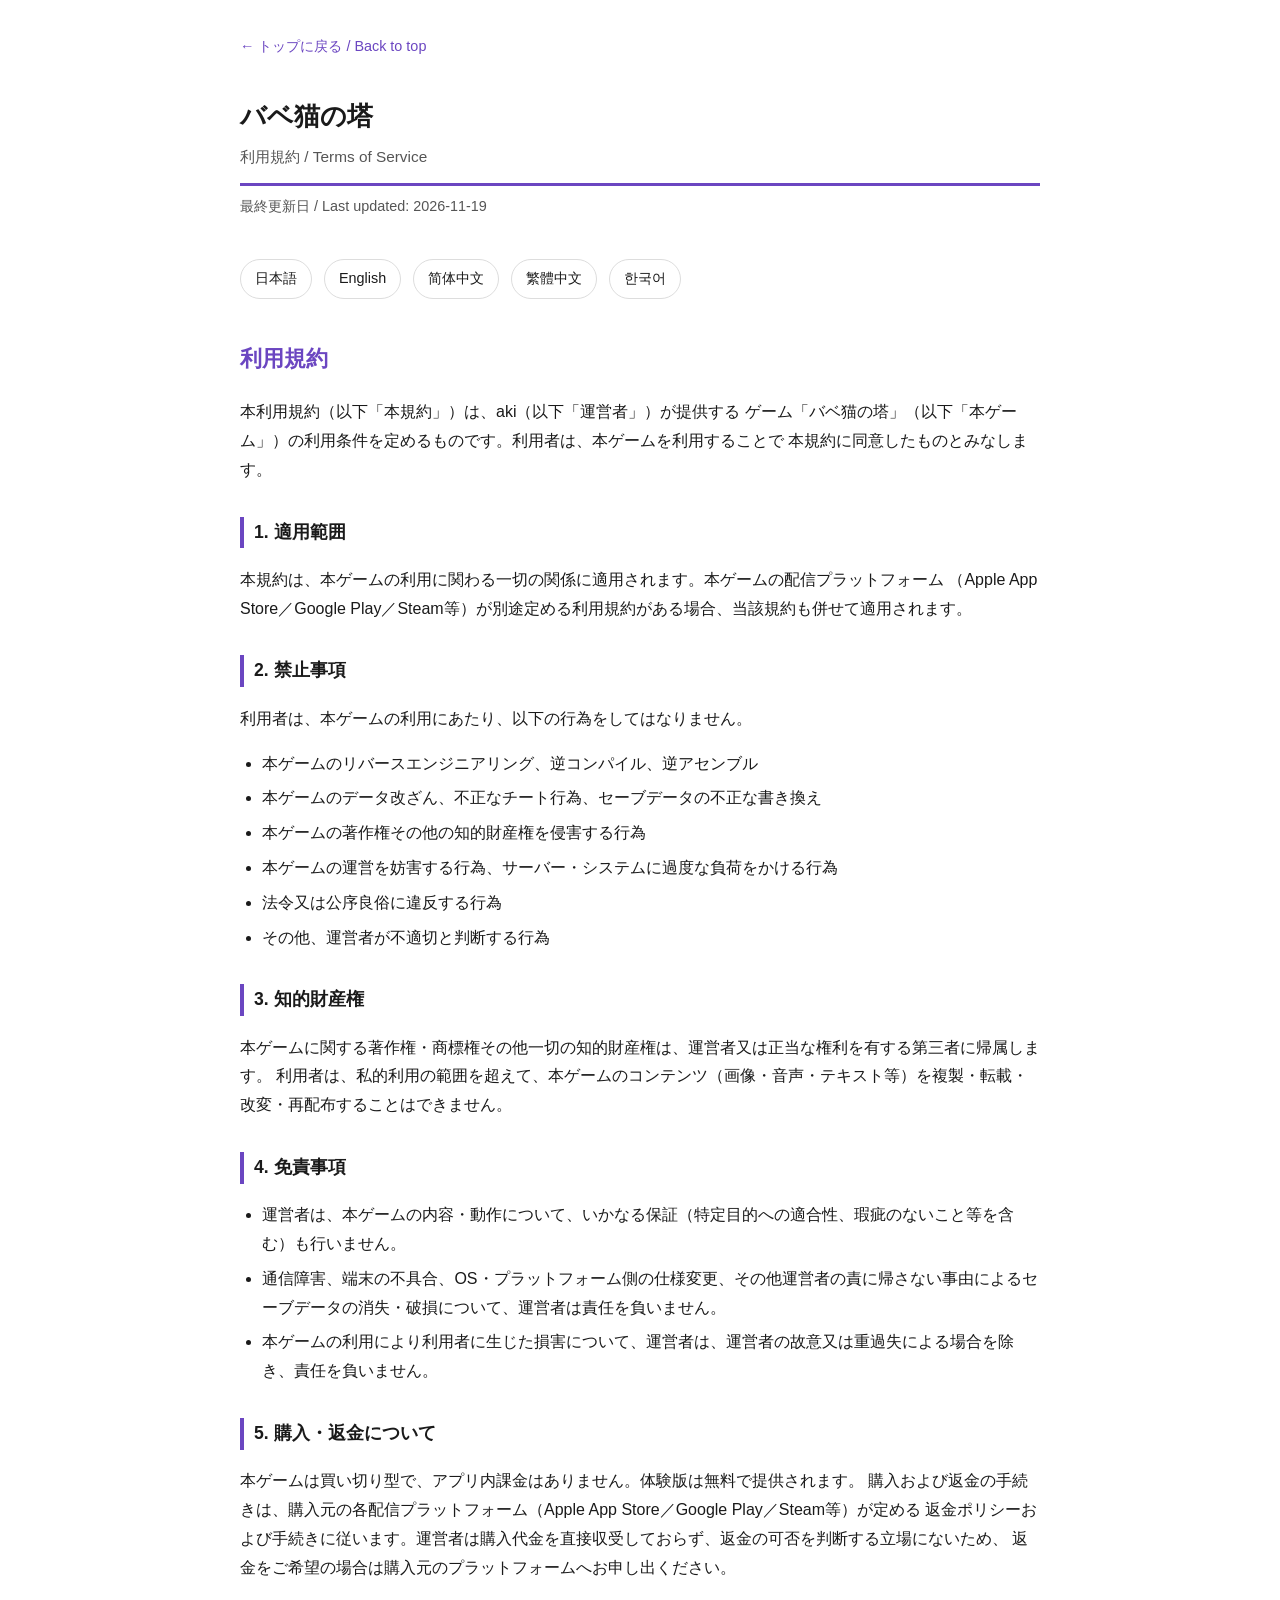
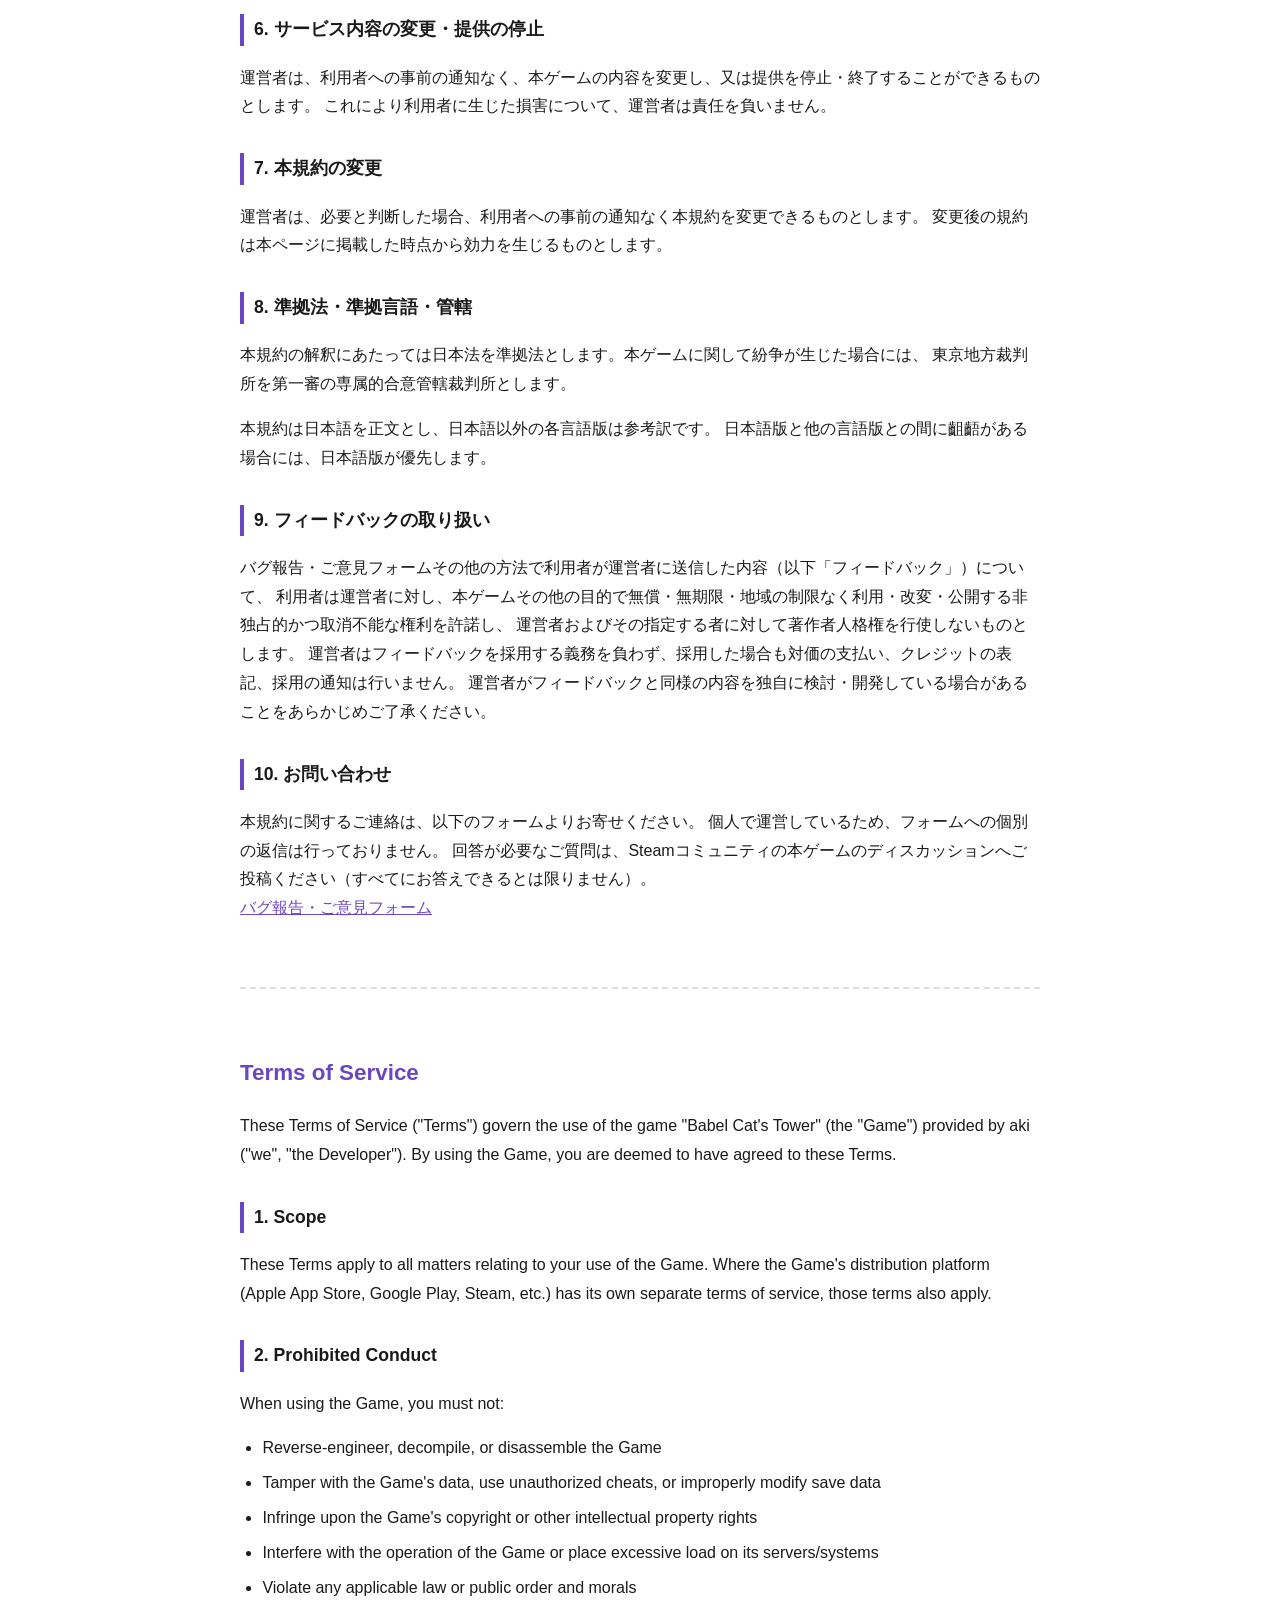
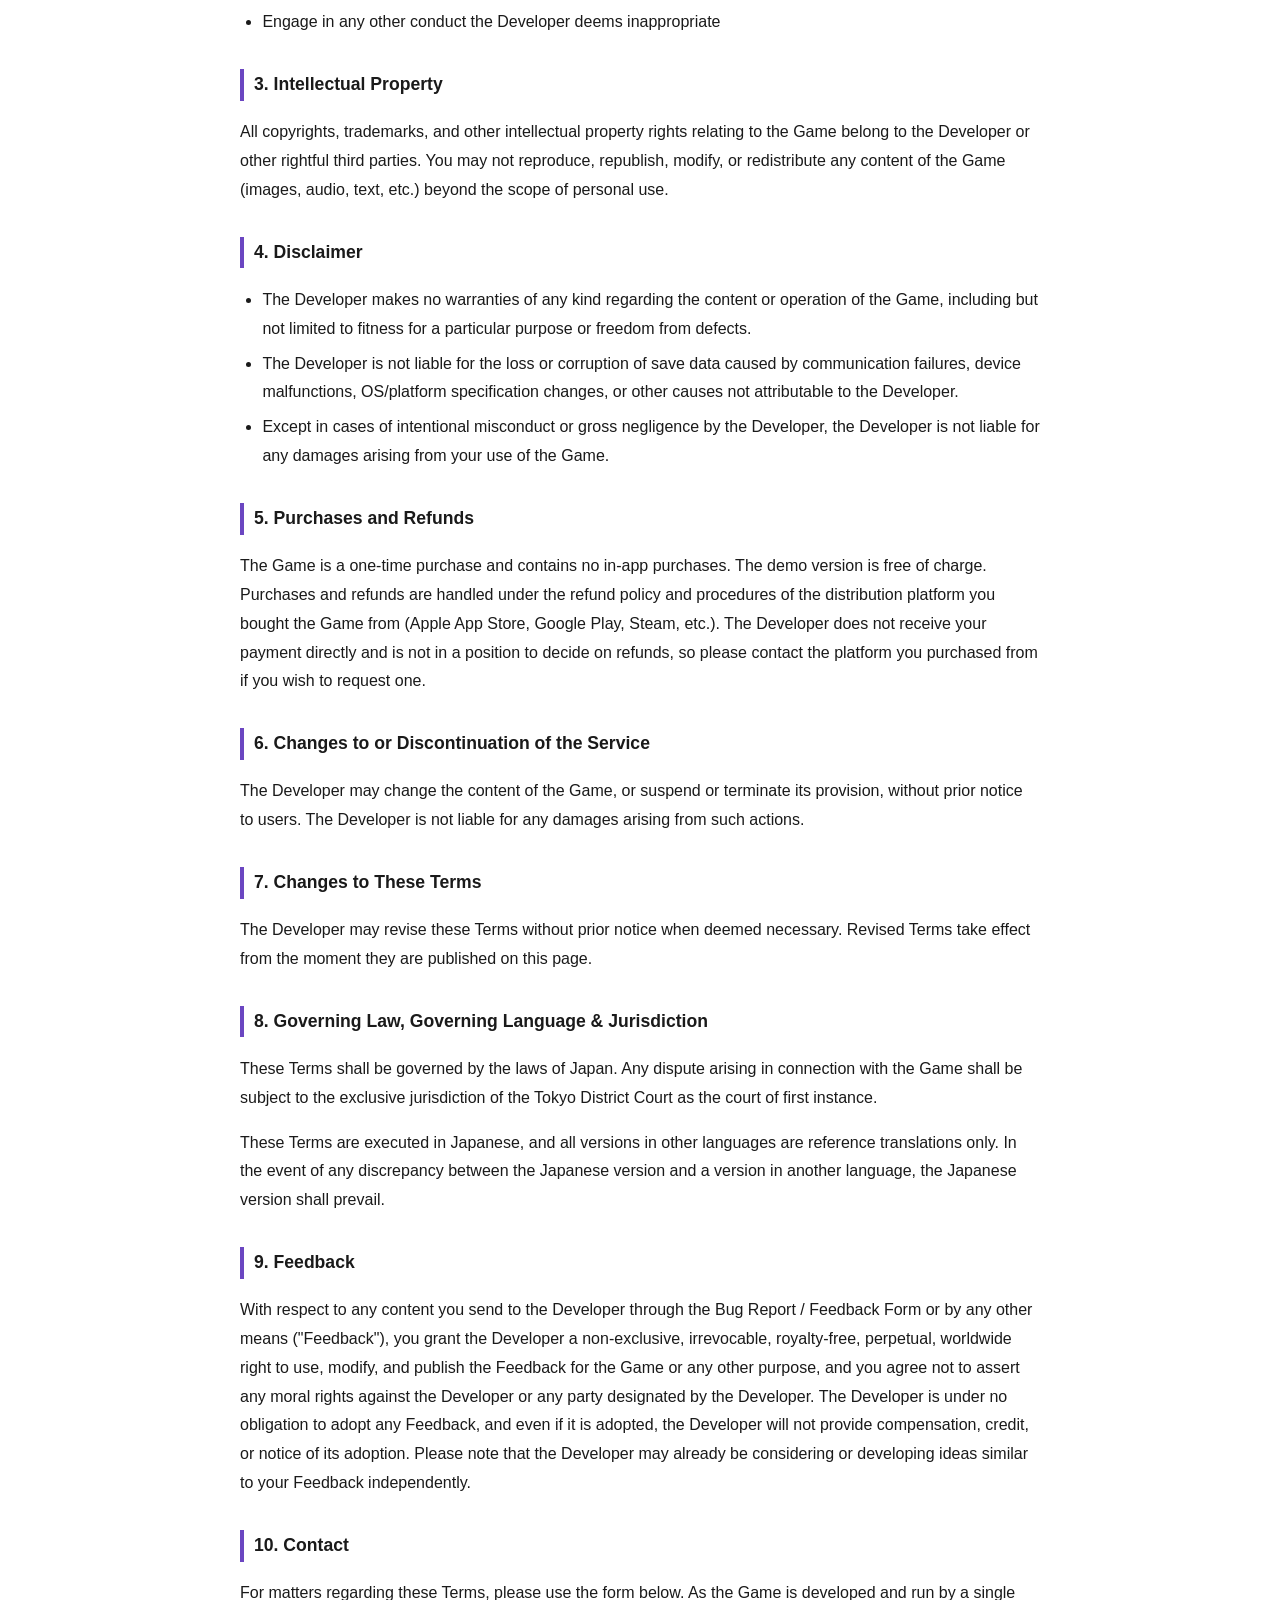
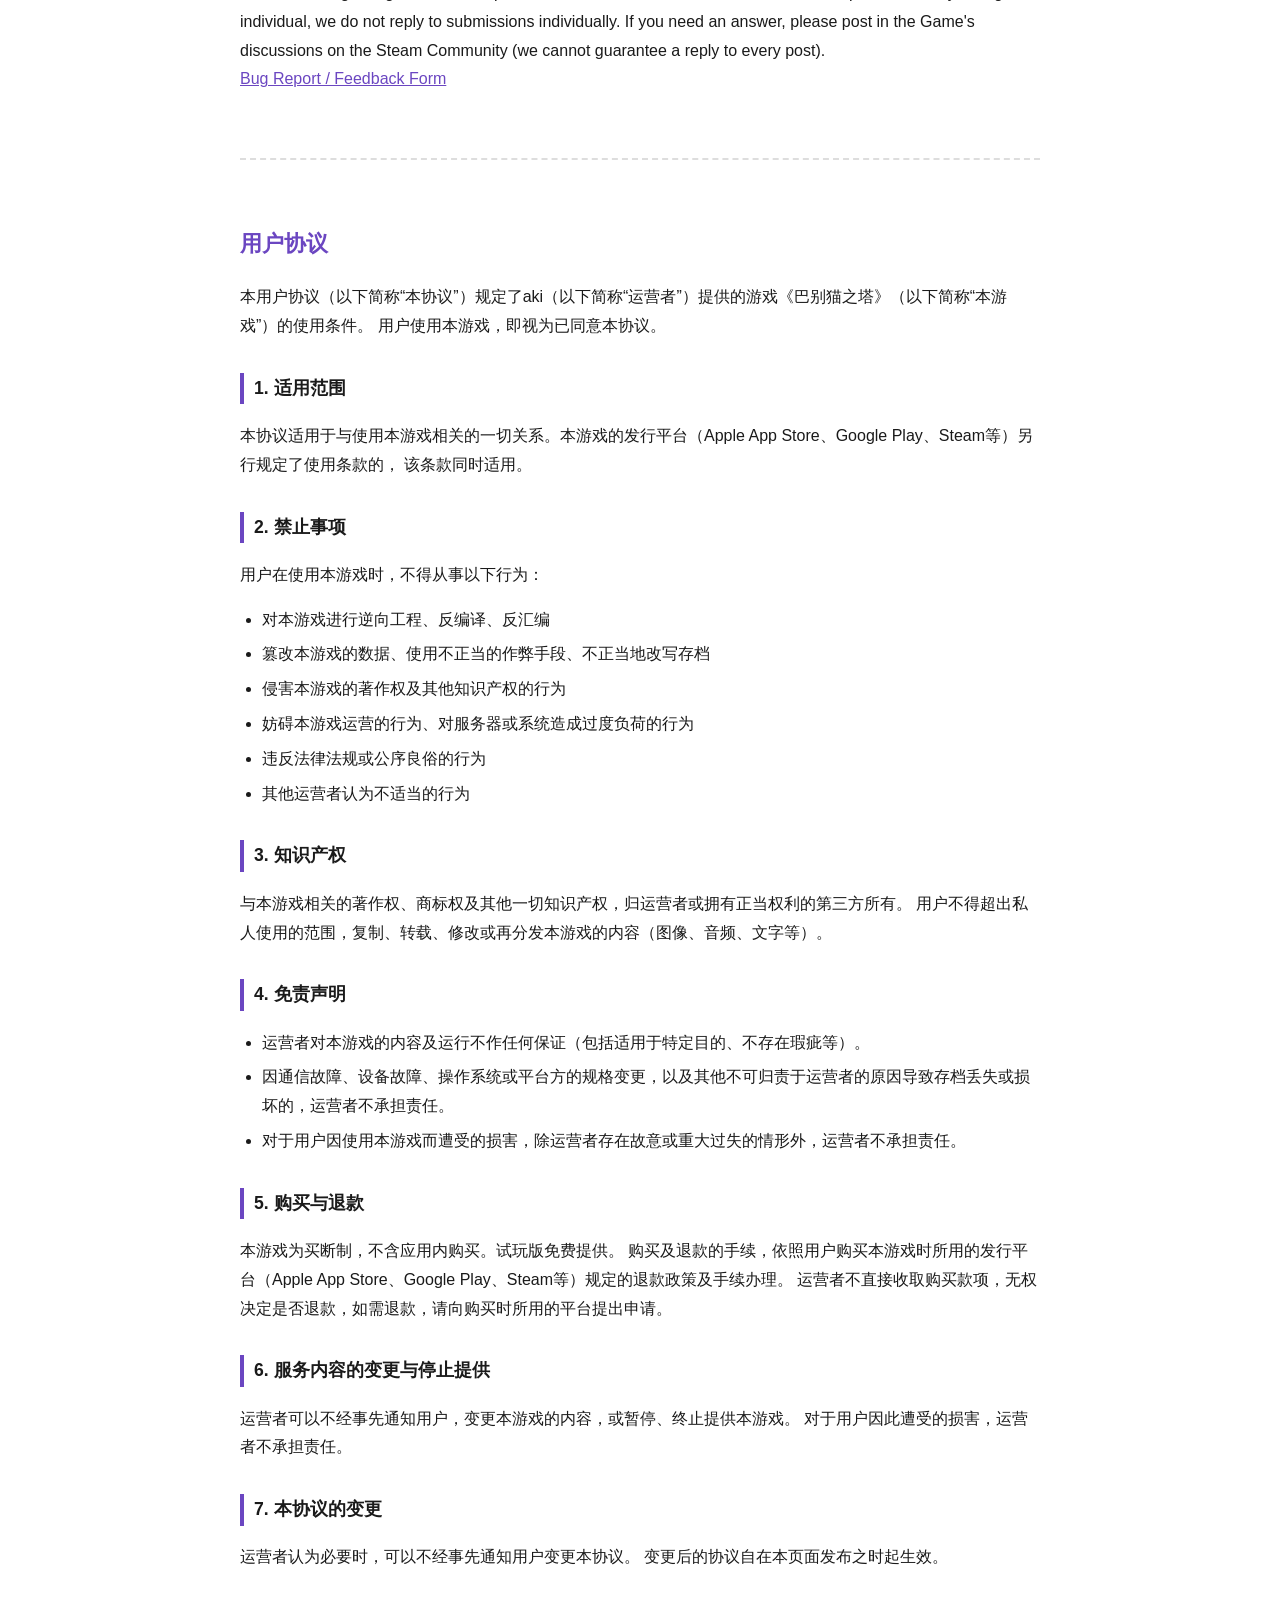
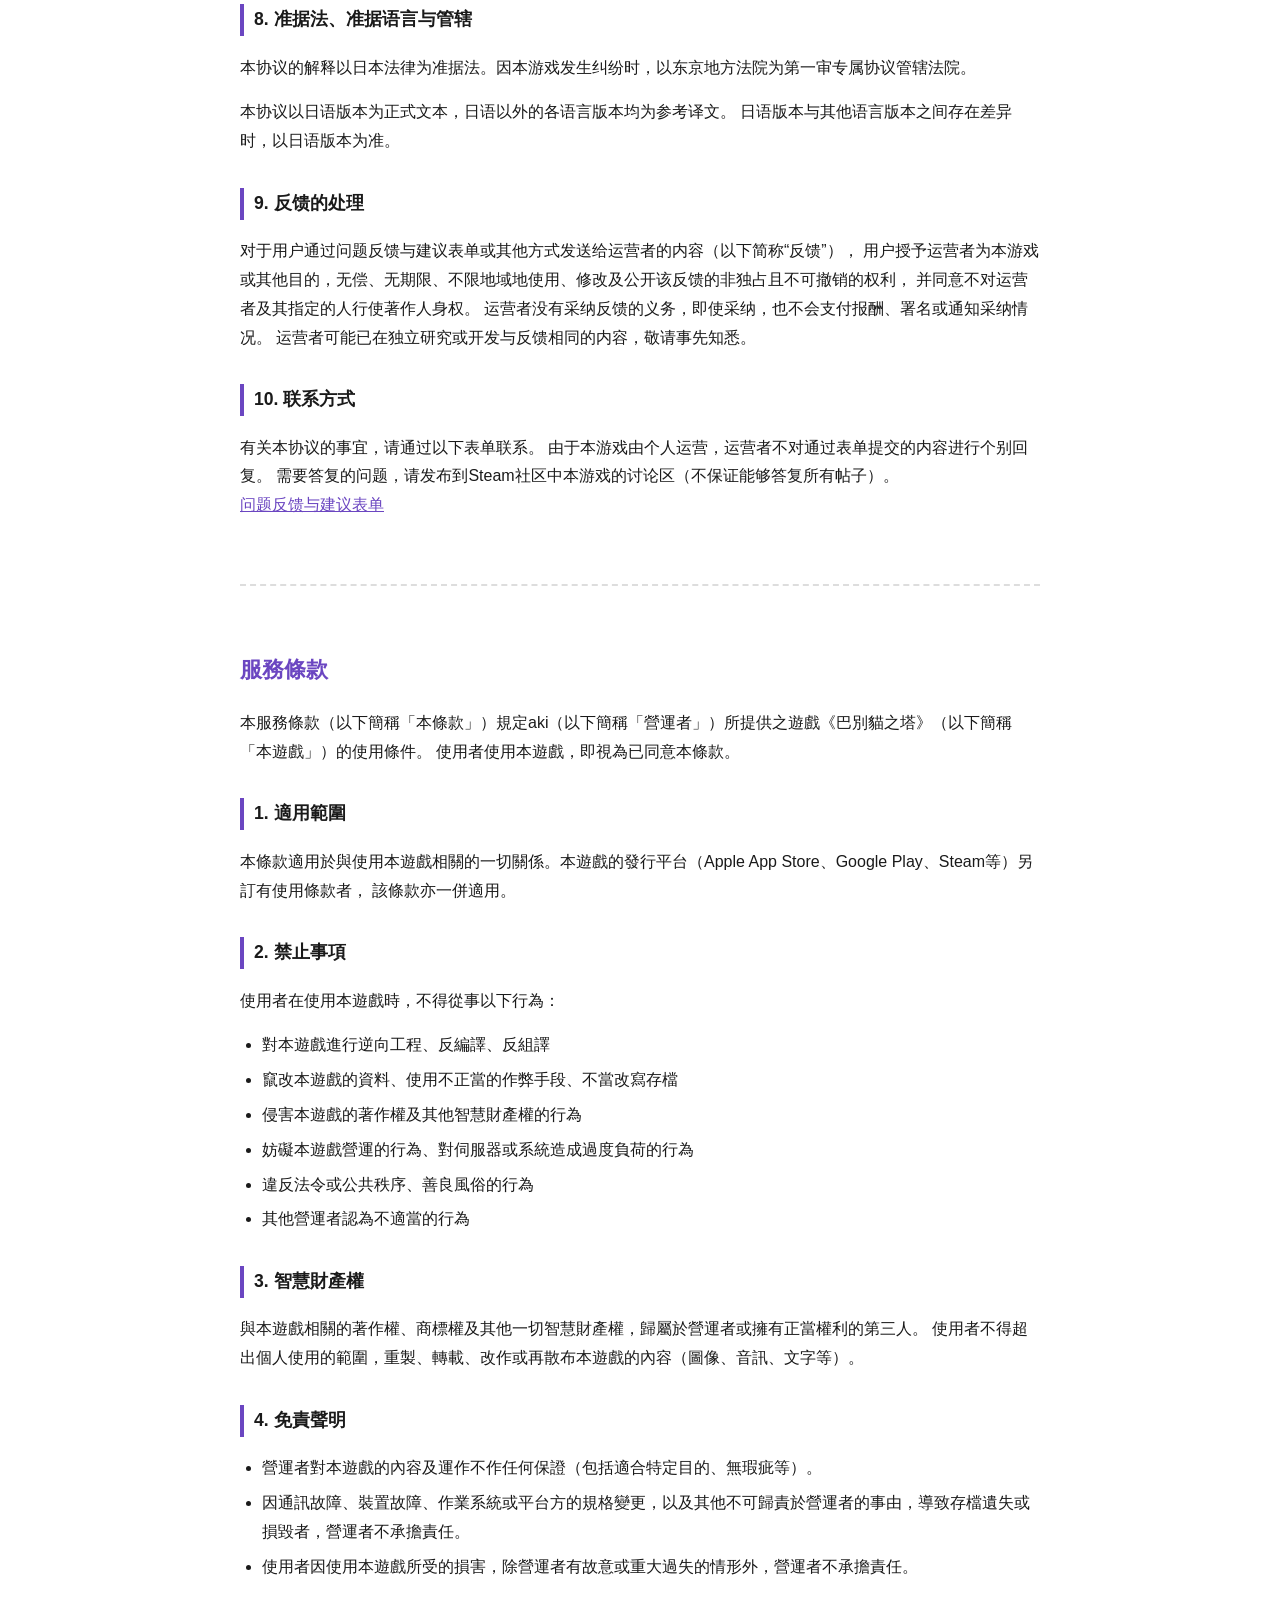
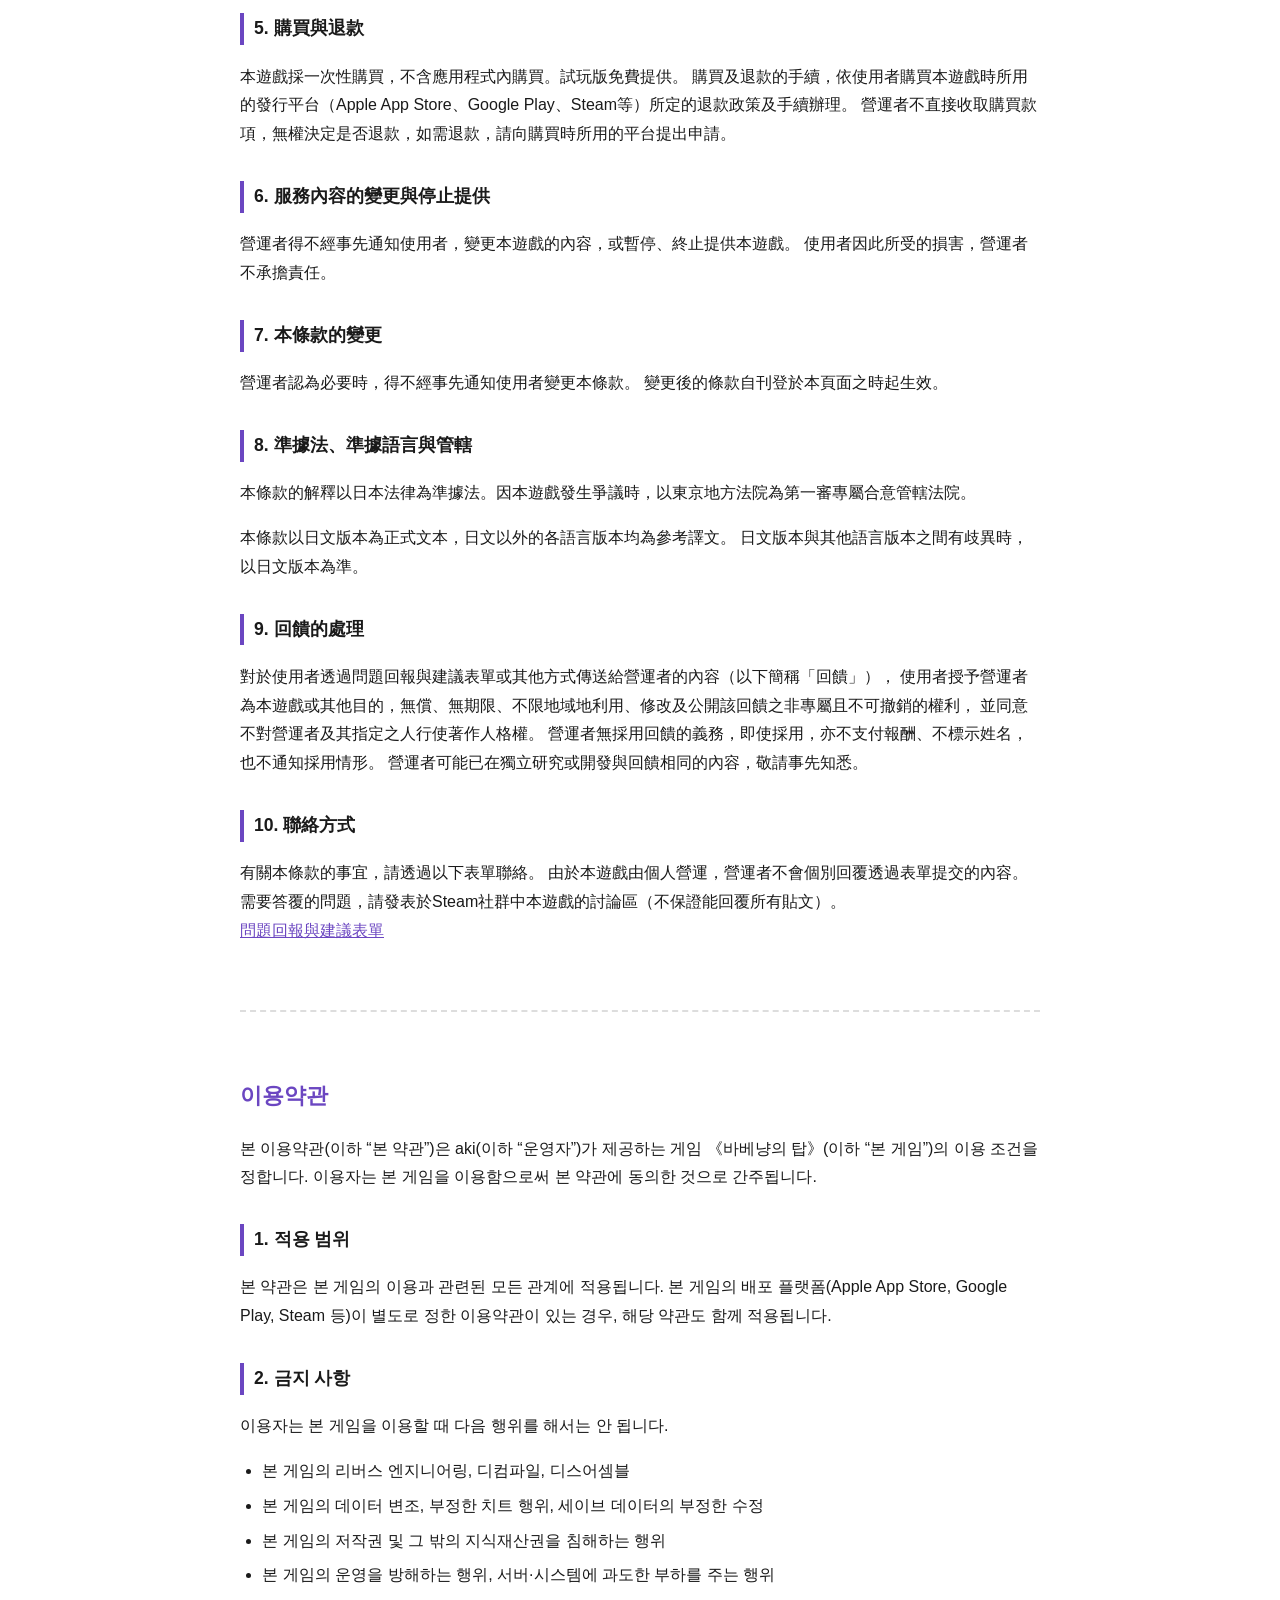
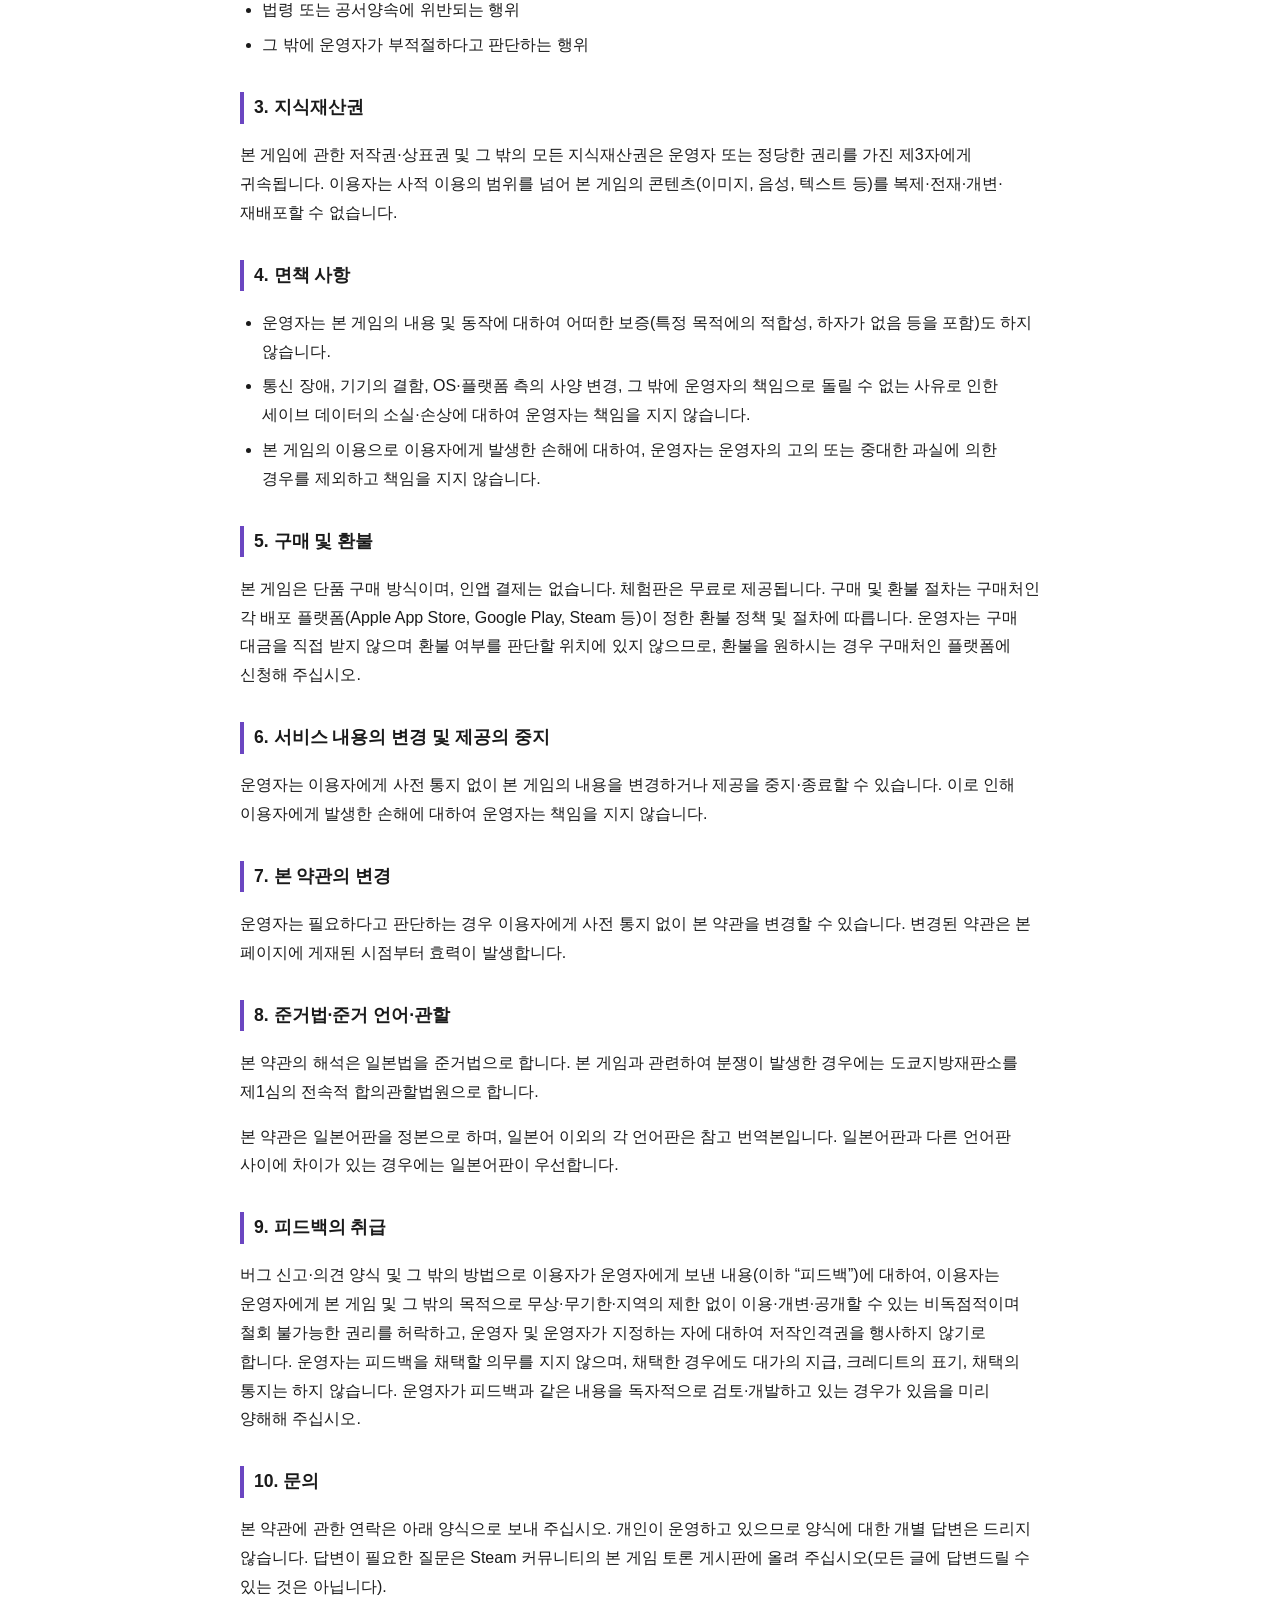
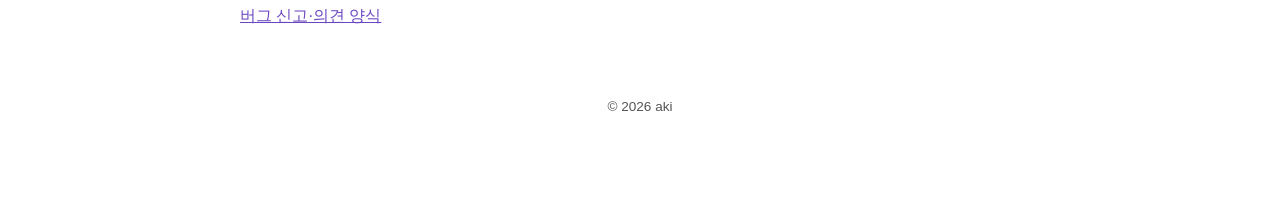
<file: terms.html>
<!DOCTYPE html>
<html lang="ja">
<head>
<meta charset="UTF-8">
<meta name="viewport" content="width=device-width, initial-scale=1.0">
<title>バベ猫の塔 利用規約 / Terms of Service</title>
<link rel="stylesheet" href="style.css">
</head>
<body>
<div class="wrap">

  <div class="top-nav"><a href="index.html">&larr; トップに戻る / Back to top</a></div>

  <h1>バベ猫の塔<span class="sub">利用規約 / Terms of Service</span></h1>
  <div class="updated">最終更新日 / Last updated: 2026-11-19</div>

  <div class="lang-nav">
    <a href="#ja">日本語</a>
    <a href="#en">English</a>
    <a href="#zh-Hans" lang="zh-Hans">简体中文</a>
    <a href="#zh-Hant" lang="zh-Hant">繁體中文</a>
    <a href="#ko" lang="ko">한국어</a>
  </div>

  <!-- ============================================================ -->
  <!-- 日本語版 -->
  <!-- ============================================================ -->
  <section class="doc" id="ja" lang="ja">
    <h2 class="doc-title">利用規約</h2>

    <p>
      本利用規約（以下「本規約」）は、aki（以下「運営者」）が提供する
      ゲーム「バベ猫の塔」（以下「本ゲーム」）の利用条件を定めるものです。利用者は、本ゲームを利用することで
      本規約に同意したものとみなします。
    </p>

    <h3>1. 適用範囲</h3>
    <p>
      本規約は、本ゲームの利用に関わる一切の関係に適用されます。本ゲームの配信プラットフォーム
      （Apple App Store／Google Play／Steam等）が別途定める利用規約がある場合、当該規約も併せて適用されます。
    </p>

    <h3>2. 禁止事項</h3>
    <p>利用者は、本ゲームの利用にあたり、以下の行為をしてはなりません。</p>
    <ul>
      <li>本ゲームのリバースエンジニアリング、逆コンパイル、逆アセンブル</li>
      <li>本ゲームのデータ改ざん、不正なチート行為、セーブデータの不正な書き換え</li>
      <li>本ゲームの著作権その他の知的財産権を侵害する行為</li>
      <li>本ゲームの運営を妨害する行為、サーバー・システムに過度な負荷をかける行為</li>
      <li>法令又は公序良俗に違反する行為</li>
      <li>その他、運営者が不適切と判断する行為</li>
    </ul>

    <h3>3. 知的財産権</h3>
    <p>
      本ゲームに関する著作権・商標権その他一切の知的財産権は、運営者又は正当な権利を有する第三者に帰属します。
      利用者は、私的利用の範囲を超えて、本ゲームのコンテンツ（画像・音声・テキスト等）を複製・転載・改変・再配布することはできません。
    </p>

    <h3>4. 免責事項</h3>
    <ul>
      <li>運営者は、本ゲームの内容・動作について、いかなる保証（特定目的への適合性、瑕疵のないこと等を含む）も行いません。</li>
      <li>通信障害、端末の不具合、OS・プラットフォーム側の仕様変更、その他運営者の責に帰さない事由によるセーブデータの消失・破損について、運営者は責任を負いません。</li>
      <li>本ゲームの利用により利用者に生じた損害について、運営者は、運営者の故意又は重過失による場合を除き、責任を負いません。</li>
    </ul>

    <h3>5. 購入・返金について</h3>
    <p>
      本ゲームは買い切り型で、アプリ内課金はありません。体験版は無料で提供されます。
      購入および返金の手続きは、購入元の各配信プラットフォーム（Apple App Store／Google Play／Steam等）が定める
      返金ポリシーおよび手続きに従います。運営者は購入代金を直接収受しておらず、返金の可否を判断する立場にないため、
      返金をご希望の場合は購入元のプラットフォームへお申し出ください。
    </p>

    <h3>6. サービス内容の変更・提供の停止</h3>
    <p>
      運営者は、利用者への事前の通知なく、本ゲームの内容を変更し、又は提供を停止・終了することができるものとします。
      これにより利用者に生じた損害について、運営者は責任を負いません。
    </p>

    <h3>7. 本規約の変更</h3>
    <p>
      運営者は、必要と判断した場合、利用者への事前の通知なく本規約を変更できるものとします。
      変更後の規約は本ページに掲載した時点から効力を生じるものとします。
    </p>

    <h3>8. 準拠法・準拠言語・管轄</h3>
    <p>
      本規約の解釈にあたっては日本法を準拠法とします。本ゲームに関して紛争が生じた場合には、
      東京地方裁判所を第一審の専属的合意管轄裁判所とします。
    </p>
    <p>
      本規約は日本語を正文とし、日本語以外の各言語版は参考訳です。
      日本語版と他の言語版との間に齟齬がある場合には、日本語版が優先します。
    </p>

    <h3>9. フィードバックの取り扱い</h3>
    <p>
      バグ報告・ご意見フォームその他の方法で利用者が運営者に送信した内容（以下「フィードバック」）について、
      利用者は運営者に対し、本ゲームその他の目的で無償・無期限・地域の制限なく利用・改変・公開する非独占的かつ取消不能な権利を許諾し、
      運営者およびその指定する者に対して著作者人格権を行使しないものとします。
      運営者はフィードバックを採用する義務を負わず、採用した場合も対価の支払い、クレジットの表記、採用の通知は行いません。
      運営者がフィードバックと同様の内容を独自に検討・開発している場合があることをあらかじめご了承ください。
    </p>

    <h3>10. お問い合わせ</h3>
    <p>
      本規約に関するご連絡は、以下のフォームよりお寄せください。
      個人で運営しているため、フォームへの個別の返信は行っておりません。
      回答が必要なご質問は、Steamコミュニティの本ゲームのディスカッションへご投稿ください（すべてにお答えできるとは限りません）。<br>
      <a class="link" href="https://forms.gle/xiqoQyYzVrwu3zVa7">バグ報告・ご意見フォーム</a>
    </p>
  </section>

  <hr class="divider">

  <!-- ============================================================ -->
  <!-- English -->
  <!-- ============================================================ -->
  <section class="doc" id="en" lang="en">
    <h2 class="doc-title">Terms of Service</h2>

    <p>
      These Terms of Service ("Terms") govern the use of the game "Babel Cat's Tower"
      (the "Game") provided by aki ("we", "the Developer").
      By using the Game, you are deemed to have agreed to these Terms.
    </p>

    <h3>1. Scope</h3>
    <p>
      These Terms apply to all matters relating to your use of the Game. Where the Game's distribution
      platform (Apple App Store, Google Play, Steam, etc.) has its own separate terms of service, those
      terms also apply.
    </p>

    <h3>2. Prohibited Conduct</h3>
    <p>When using the Game, you must not:</p>
    <ul>
      <li>Reverse-engineer, decompile, or disassemble the Game</li>
      <li>Tamper with the Game's data, use unauthorized cheats, or improperly modify save data</li>
      <li>Infringe upon the Game's copyright or other intellectual property rights</li>
      <li>Interfere with the operation of the Game or place excessive load on its servers/systems</li>
      <li>Violate any applicable law or public order and morals</li>
      <li>Engage in any other conduct the Developer deems inappropriate</li>
    </ul>

    <h3>3. Intellectual Property</h3>
    <p>
      All copyrights, trademarks, and other intellectual property rights relating to the Game belong to
      the Developer or other rightful third parties. You may not reproduce, republish, modify, or
      redistribute any content of the Game (images, audio, text, etc.) beyond the scope of personal use.
    </p>

    <h3>4. Disclaimer</h3>
    <ul>
      <li>The Developer makes no warranties of any kind regarding the content or operation of the Game, including but not limited to fitness for a particular purpose or freedom from defects.</li>
      <li>The Developer is not liable for the loss or corruption of save data caused by communication failures, device malfunctions, OS/platform specification changes, or other causes not attributable to the Developer.</li>
      <li>Except in cases of intentional misconduct or gross negligence by the Developer, the Developer is not liable for any damages arising from your use of the Game.</li>
    </ul>

    <h3>5. Purchases and Refunds</h3>
    <p>
      The Game is a one-time purchase and contains no in-app purchases. The demo version is free of charge.
      Purchases and refunds are handled under the refund policy and procedures of the distribution platform
      you bought the Game from (Apple App Store, Google Play, Steam, etc.). The Developer does not receive
      your payment directly and is not in a position to decide on refunds, so please contact the platform
      you purchased from if you wish to request one.
    </p>

    <h3>6. Changes to or Discontinuation of the Service</h3>
    <p>
      The Developer may change the content of the Game, or suspend or terminate its provision, without
      prior notice to users. The Developer is not liable for any damages arising from such actions.
    </p>

    <h3>7. Changes to These Terms</h3>
    <p>
      The Developer may revise these Terms without prior notice when deemed necessary. Revised Terms
      take effect from the moment they are published on this page.
    </p>

    <h3>8. Governing Law, Governing Language &amp; Jurisdiction</h3>
    <p>
      These Terms shall be governed by the laws of Japan. Any dispute arising in connection with the Game
      shall be subject to the exclusive jurisdiction of the Tokyo District Court as the court of first instance.
    </p>
    <p>
      These Terms are executed in Japanese, and all versions in other languages are reference translations
      only. In the event of any discrepancy between the Japanese version and a version in another language,
      the Japanese version shall prevail.
    </p>

    <h3>9. Feedback</h3>
    <p>
      With respect to any content you send to the Developer through the Bug Report / Feedback Form or by any
      other means ("Feedback"), you grant the Developer a non-exclusive, irrevocable, royalty-free, perpetual,
      worldwide right to use, modify, and publish the Feedback for the Game or any other purpose, and you agree
      not to assert any moral rights against the Developer or any party designated by the Developer.
      The Developer is under no obligation to adopt any Feedback, and even if it is adopted, the Developer will
      not provide compensation, credit, or notice of its adoption. Please note that the Developer may already be
      considering or developing ideas similar to your Feedback independently.
    </p>

    <h3>10. Contact</h3>
    <p>
      For matters regarding these Terms, please use the form below.
      As the Game is developed and run by a single individual, we do not reply to submissions individually.
      If you need an answer, please post in the Game's discussions on the Steam Community (we cannot guarantee a reply to every post).<br>
      <a class="link" href="https://forms.gle/xiqoQyYzVrwu3zVa7">Bug Report / Feedback Form</a>
    </p>
  </section>

  <hr class="divider">

  <!-- ============================================================ -->
  <!-- 简体中文 -->
  <!-- ============================================================ -->
  <section class="doc" id="zh-Hans" lang="zh-Hans">
    <h2 class="doc-title">用户协议</h2>

    <p>
      本用户协议（以下简称“本协议”）规定了aki（以下简称“运营者”）提供的游戏《巴别猫之塔》（以下简称“本游戏”）的使用条件。
      用户使用本游戏，即视为已同意本协议。
    </p>

    <h3>1. 适用范围</h3>
    <p>
      本协议适用于与使用本游戏相关的一切关系。本游戏的发行平台（Apple App Store、Google Play、Steam等）另行规定了使用条款的，
      该条款同时适用。
    </p>

    <h3>2. 禁止事项</h3>
    <p>用户在使用本游戏时，不得从事以下行为：</p>
    <ul>
      <li>对本游戏进行逆向工程、反编译、反汇编</li>
      <li>篡改本游戏的数据、使用不正当的作弊手段、不正当地改写存档</li>
      <li>侵害本游戏的著作权及其他知识产权的行为</li>
      <li>妨碍本游戏运营的行为、对服务器或系统造成过度负荷的行为</li>
      <li>违反法律法规或公序良俗的行为</li>
      <li>其他运营者认为不适当的行为</li>
    </ul>

    <h3>3. 知识产权</h3>
    <p>
      与本游戏相关的著作权、商标权及其他一切知识产权，归运营者或拥有正当权利的第三方所有。
      用户不得超出私人使用的范围，复制、转载、修改或再分发本游戏的内容（图像、音频、文字等）。
    </p>

    <h3>4. 免责声明</h3>
    <ul>
      <li>运营者对本游戏的内容及运行不作任何保证（包括适用于特定目的、不存在瑕疵等）。</li>
      <li>因通信故障、设备故障、操作系统或平台方的规格变更，以及其他不可归责于运营者的原因导致存档丢失或损坏的，运营者不承担责任。</li>
      <li>对于用户因使用本游戏而遭受的损害，除运营者存在故意或重大过失的情形外，运营者不承担责任。</li>
    </ul>

    <h3>5. 购买与退款</h3>
    <p>
      本游戏为买断制，不含应用内购买。试玩版免费提供。
      购买及退款的手续，依照用户购买本游戏时所用的发行平台（Apple App Store、Google Play、Steam等）规定的退款政策及手续办理。
      运营者不直接收取购买款项，无权决定是否退款，如需退款，请向购买时所用的平台提出申请。
    </p>

    <h3>6. 服务内容的变更与停止提供</h3>
    <p>
      运营者可以不经事先通知用户，变更本游戏的内容，或暂停、终止提供本游戏。
      对于用户因此遭受的损害，运营者不承担责任。
    </p>

    <h3>7. 本协议的变更</h3>
    <p>
      运营者认为必要时，可以不经事先通知用户变更本协议。
      变更后的协议自在本页面发布之时起生效。
    </p>

    <h3>8. 准据法、准据语言与管辖</h3>
    <p>
      本协议的解释以日本法律为准据法。因本游戏发生纠纷时，以东京地方法院为第一审专属协议管辖法院。
    </p>
    <p>
      本协议以日语版本为正式文本，日语以外的各语言版本均为参考译文。
      日语版本与其他语言版本之间存在差异时，以日语版本为准。
    </p>

    <h3>9. 反馈的处理</h3>
    <p>
      对于用户通过问题反馈与建议表单或其他方式发送给运营者的内容（以下简称“反馈”），
      用户授予运营者为本游戏或其他目的，无偿、无期限、不限地域地使用、修改及公开该反馈的非独占且不可撤销的权利，
      并同意不对运营者及其指定的人行使著作人身权。
      运营者没有采纳反馈的义务，即使采纳，也不会支付报酬、署名或通知采纳情况。
      运营者可能已在独立研究或开发与反馈相同的内容，敬请事先知悉。
    </p>

    <h3>10. 联系方式</h3>
    <p>
      有关本协议的事宜，请通过以下表单联系。
      由于本游戏由个人运营，运营者不对通过表单提交的内容进行个别回复。
      需要答复的问题，请发布到Steam社区中本游戏的讨论区（不保证能够答复所有帖子）。<br>
      <a class="link" href="https://forms.gle/xiqoQyYzVrwu3zVa7">问题反馈与建议表单</a>
    </p>
  </section>

  <hr class="divider">

  <!-- ============================================================ -->
  <!-- 繁體中文 -->
  <!-- ============================================================ -->
  <section class="doc" id="zh-Hant" lang="zh-Hant">
    <h2 class="doc-title">服務條款</h2>

    <p>
      本服務條款（以下簡稱「本條款」）規定aki（以下簡稱「營運者」）所提供之遊戲《巴別貓之塔》（以下簡稱「本遊戲」）的使用條件。
      使用者使用本遊戲，即視為已同意本條款。
    </p>

    <h3>1. 適用範圍</h3>
    <p>
      本條款適用於與使用本遊戲相關的一切關係。本遊戲的發行平台（Apple App Store、Google Play、Steam等）另訂有使用條款者，
      該條款亦一併適用。
    </p>

    <h3>2. 禁止事項</h3>
    <p>使用者在使用本遊戲時，不得從事以下行為：</p>
    <ul>
      <li>對本遊戲進行逆向工程、反編譯、反組譯</li>
      <li>竄改本遊戲的資料、使用不正當的作弊手段、不當改寫存檔</li>
      <li>侵害本遊戲的著作權及其他智慧財產權的行為</li>
      <li>妨礙本遊戲營運的行為、對伺服器或系統造成過度負荷的行為</li>
      <li>違反法令或公共秩序、善良風俗的行為</li>
      <li>其他營運者認為不適當的行為</li>
    </ul>

    <h3>3. 智慧財產權</h3>
    <p>
      與本遊戲相關的著作權、商標權及其他一切智慧財產權，歸屬於營運者或擁有正當權利的第三人。
      使用者不得超出個人使用的範圍，重製、轉載、改作或再散布本遊戲的內容（圖像、音訊、文字等）。
    </p>

    <h3>4. 免責聲明</h3>
    <ul>
      <li>營運者對本遊戲的內容及運作不作任何保證（包括適合特定目的、無瑕疵等）。</li>
      <li>因通訊故障、裝置故障、作業系統或平台方的規格變更，以及其他不可歸責於營運者的事由，導致存檔遺失或損毀者，營運者不承擔責任。</li>
      <li>使用者因使用本遊戲所受的損害，除營運者有故意或重大過失的情形外，營運者不承擔責任。</li>
    </ul>

    <h3>5. 購買與退款</h3>
    <p>
      本遊戲採一次性購買，不含應用程式內購買。試玩版免費提供。
      購買及退款的手續，依使用者購買本遊戲時所用的發行平台（Apple App Store、Google Play、Steam等）所定的退款政策及手續辦理。
      營運者不直接收取購買款項，無權決定是否退款，如需退款，請向購買時所用的平台提出申請。
    </p>

    <h3>6. 服務內容的變更與停止提供</h3>
    <p>
      營運者得不經事先通知使用者，變更本遊戲的內容，或暫停、終止提供本遊戲。
      使用者因此所受的損害，營運者不承擔責任。
    </p>

    <h3>7. 本條款的變更</h3>
    <p>
      營運者認為必要時，得不經事先通知使用者變更本條款。
      變更後的條款自刊登於本頁面之時起生效。
    </p>

    <h3>8. 準據法、準據語言與管轄</h3>
    <p>
      本條款的解釋以日本法律為準據法。因本遊戲發生爭議時，以東京地方法院為第一審專屬合意管轄法院。
    </p>
    <p>
      本條款以日文版本為正式文本，日文以外的各語言版本均為參考譯文。
      日文版本與其他語言版本之間有歧異時，以日文版本為準。
    </p>

    <h3>9. 回饋的處理</h3>
    <p>
      對於使用者透過問題回報與建議表單或其他方式傳送給營運者的內容（以下簡稱「回饋」），
      使用者授予營運者為本遊戲或其他目的，無償、無期限、不限地域地利用、修改及公開該回饋之非專屬且不可撤銷的權利，
      並同意不對營運者及其指定之人行使著作人格權。
      營運者無採用回饋的義務，即使採用，亦不支付報酬、不標示姓名，也不通知採用情形。
      營運者可能已在獨立研究或開發與回饋相同的內容，敬請事先知悉。
    </p>

    <h3>10. 聯絡方式</h3>
    <p>
      有關本條款的事宜，請透過以下表單聯絡。
      由於本遊戲由個人營運，營運者不會個別回覆透過表單提交的內容。
      需要答覆的問題，請發表於Steam社群中本遊戲的討論區（不保證能回覆所有貼文）。<br>
      <a class="link" href="https://forms.gle/xiqoQyYzVrwu3zVa7">問題回報與建議表單</a>
    </p>
  </section>

  <hr class="divider">

  <!-- ============================================================ -->
  <!-- 한국어 -->
  <!-- ============================================================ -->
  <section class="doc" id="ko" lang="ko">
    <h2 class="doc-title">이용약관</h2>

    <p>
      본 이용약관(이하 “본 약관”)은 aki(이하 “운영자”)가 제공하는 게임 《바베냥의 탑》(이하 “본 게임”)의 이용 조건을 정합니다.
      이용자는 본 게임을 이용함으로써 본 약관에 동의한 것으로 간주됩니다.
    </p>

    <h3>1. 적용 범위</h3>
    <p>
      본 약관은 본 게임의 이용과 관련된 모든 관계에 적용됩니다. 본 게임의 배포 플랫폼(Apple App Store, Google Play, Steam 등)이
      별도로 정한 이용약관이 있는 경우, 해당 약관도 함께 적용됩니다.
    </p>

    <h3>2. 금지 사항</h3>
    <p>이용자는 본 게임을 이용할 때 다음 행위를 해서는 안 됩니다.</p>
    <ul>
      <li>본 게임의 리버스 엔지니어링, 디컴파일, 디스어셈블</li>
      <li>본 게임의 데이터 변조, 부정한 치트 행위, 세이브 데이터의 부정한 수정</li>
      <li>본 게임의 저작권 및 그 밖의 지식재산권을 침해하는 행위</li>
      <li>본 게임의 운영을 방해하는 행위, 서버·시스템에 과도한 부하를 주는 행위</li>
      <li>법령 또는 공서양속에 위반되는 행위</li>
      <li>그 밖에 운영자가 부적절하다고 판단하는 행위</li>
    </ul>

    <h3>3. 지식재산권</h3>
    <p>
      본 게임에 관한 저작권·상표권 및 그 밖의 모든 지식재산권은 운영자 또는 정당한 권리를 가진 제3자에게 귀속됩니다.
      이용자는 사적 이용의 범위를 넘어 본 게임의 콘텐츠(이미지, 음성, 텍스트 등)를 복제·전재·개변·재배포할 수 없습니다.
    </p>

    <h3>4. 면책 사항</h3>
    <ul>
      <li>운영자는 본 게임의 내용 및 동작에 대하여 어떠한 보증(특정 목적에의 적합성, 하자가 없음 등을 포함)도 하지 않습니다.</li>
      <li>통신 장애, 기기의 결함, OS·플랫폼 측의 사양 변경, 그 밖에 운영자의 책임으로 돌릴 수 없는 사유로 인한 세이브 데이터의 소실·손상에 대하여 운영자는 책임을 지지 않습니다.</li>
      <li>본 게임의 이용으로 이용자에게 발생한 손해에 대하여, 운영자는 운영자의 고의 또는 중대한 과실에 의한 경우를 제외하고 책임을 지지 않습니다.</li>
    </ul>

    <h3>5. 구매 및 환불</h3>
    <p>
      본 게임은 단품 구매 방식이며, 인앱 결제는 없습니다. 체험판은 무료로 제공됩니다.
      구매 및 환불 절차는 구매처인 각 배포 플랫폼(Apple App Store, Google Play, Steam 등)이 정한 환불 정책 및 절차에 따릅니다.
      운영자는 구매 대금을 직접 받지 않으며 환불 여부를 판단할 위치에 있지 않으므로,
      환불을 원하시는 경우 구매처인 플랫폼에 신청해 주십시오.
    </p>

    <h3>6. 서비스 내용의 변경 및 제공의 중지</h3>
    <p>
      운영자는 이용자에게 사전 통지 없이 본 게임의 내용을 변경하거나 제공을 중지·종료할 수 있습니다.
      이로 인해 이용자에게 발생한 손해에 대하여 운영자는 책임을 지지 않습니다.
    </p>

    <h3>7. 본 약관의 변경</h3>
    <p>
      운영자는 필요하다고 판단하는 경우 이용자에게 사전 통지 없이 본 약관을 변경할 수 있습니다.
      변경된 약관은 본 페이지에 게재된 시점부터 효력이 발생합니다.
    </p>

    <h3>8. 준거법·준거 언어·관할</h3>
    <p>
      본 약관의 해석은 일본법을 준거법으로 합니다. 본 게임과 관련하여 분쟁이 발생한 경우에는
      도쿄지방재판소를 제1심의 전속적 합의관할법원으로 합니다.
    </p>
    <p>
      본 약관은 일본어판을 정본으로 하며, 일본어 이외의 각 언어판은 참고 번역본입니다.
      일본어판과 다른 언어판 사이에 차이가 있는 경우에는 일본어판이 우선합니다.
    </p>

    <h3>9. 피드백의 취급</h3>
    <p>
      버그 신고·의견 양식 및 그 밖의 방법으로 이용자가 운영자에게 보낸 내용(이하 “피드백”)에 대하여,
      이용자는 운영자에게 본 게임 및 그 밖의 목적으로 무상·무기한·지역의 제한 없이 이용·개변·공개할 수 있는 비독점적이며 철회 불가능한 권리를 허락하고,
      운영자 및 운영자가 지정하는 자에 대하여 저작인격권을 행사하지 않기로 합니다.
      운영자는 피드백을 채택할 의무를 지지 않으며, 채택한 경우에도 대가의 지급, 크레디트의 표기, 채택의 통지는 하지 않습니다.
      운영자가 피드백과 같은 내용을 독자적으로 검토·개발하고 있는 경우가 있음을 미리 양해해 주십시오.
    </p>

    <h3>10. 문의</h3>
    <p>
      본 약관에 관한 연락은 아래 양식으로 보내 주십시오.
      개인이 운영하고 있으므로 양식에 대한 개별 답변은 드리지 않습니다.
      답변이 필요한 질문은 Steam 커뮤니티의 본 게임 토론 게시판에 올려 주십시오(모든 글에 답변드릴 수 있는 것은 아닙니다).<br>
      <a class="link" href="https://forms.gle/xiqoQyYzVrwu3zVa7">버그 신고·의견 양식</a>
    </p>
  </section>

  <footer>
    &copy; 2026 aki
  </footer>

</div>
</body>
</html>
</file>
<file: style.css>
:root {
  color-scheme: light dark;
  --bg: #ffffff;
  --fg: #1a1a1a;
  --muted: #555555;
  --border: #dddddd;
  --accent: #6b46c1;
}
@media (prefers-color-scheme: dark) {
  :root {
    --bg: #1a1a1a;
    --fg: #e8e8e8;
    --muted: #aaaaaa;
    --border: #3a3a3a;
    --accent: #b794f4;
  }
}
* { box-sizing: border-box; }
body {
  margin: 0;
  background: var(--bg);
  color: var(--fg);
  font-family: "Hiragino Kaku Gothic ProN", "Yu Gothic", Meiryo, -apple-system, BlinkMacSystemFont, "Segoe UI", Arial, sans-serif;
  line-height: 1.8;
}
/* 簡体字の節は日本語フォントの字形にならないよう、中国大陸向けのフォントを先に置く */
:lang(zh-Hans) {
  font-family: "PingFang SC", "Microsoft YaHei", "Noto Sans SC", "Noto Sans CJK SC", -apple-system, BlinkMacSystemFont, "Segoe UI", Arial, sans-serif;
}
/* 繁体字の節も同じ理由で、台湾向けのフォントを先に置く */
:lang(zh-Hant) {
  font-family: "PingFang TC", "Microsoft JhengHei", "Noto Sans TC", "Noto Sans CJK TC", -apple-system, BlinkMacSystemFont, "Segoe UI", Arial, sans-serif;
}
/* 韓国語の節は和文フォントのハングルにならないよう、韓国語のフォントを先に置く。分かち書きの空白で折り返す */
:lang(ko) {
  font-family: "Apple SD Gothic Neo", "Malgun Gothic", "Noto Sans KR", "Noto Sans CJK KR", -apple-system, BlinkMacSystemFont, "Segoe UI", Arial, sans-serif;
  word-break: keep-all;
}
.wrap {
  max-width: 840px;
  margin: 0 auto;
  padding: 32px 20px 80px;
}
h1 {
  font-size: 1.6em;
  border-bottom: 3px solid var(--accent);
  padding-bottom: 12px;
  margin-bottom: 8px;
}
h1 .sub {
  display: block;
  font-size: 0.6em;
  color: var(--muted);
  font-weight: normal;
  margin-top: 4px;
}
.updated {
  color: var(--muted);
  font-size: 0.9em;
  margin-bottom: 40px;
}
.top-nav {
  margin-bottom: 32px;
}
.top-nav a {
  color: var(--accent);
  text-decoration: none;
  font-size: 0.9em;
}
.top-nav a:hover { text-decoration: underline; }
.lang-nav {
  display: flex;
  gap: 12px;
  margin-bottom: 40px;
  flex-wrap: wrap;
}
.lang-nav a {
  padding: 6px 14px;
  border: 1px solid var(--border);
  border-radius: 20px;
  text-decoration: none;
  color: var(--fg);
  font-size: 0.9em;
}
.lang-nav a:hover { border-color: var(--accent); color: var(--accent); }
section.doc {
  margin-bottom: 64px;
}
h2.doc-title {
  font-size: 1.4em;
  color: var(--accent);
  margin-top: 0;
}
h3 {
  font-size: 1.1em;
  border-left: 4px solid var(--accent);
  padding-left: 10px;
  margin-top: 32px;
}
table {
  width: 100%;
  border-collapse: collapse;
  margin: 12px 0;
  font-size: 0.95em;
}
th, td {
  border: 1px solid var(--border);
  padding: 8px 10px;
  text-align: left;
  vertical-align: top;
}
th { background: color-mix(in srgb, var(--accent) 12%, transparent); }
ol, ul { padding-left: 1.4em; }
li { margin-bottom: 6px; }
a.link { color: var(--accent); }
hr.divider {
  border: none;
  border-top: 2px dashed var(--border);
  margin: 64px 0;
}
footer {
  color: var(--muted);
  font-size: 0.85em;
  text-align: center;
  margin-top: 60px;
}

/* index.html 専用: リンク一覧カード */
.link-list {
  list-style: none;
  padding: 0;
  margin: 0 0 40px;
}
.link-list li {
  margin-bottom: 12px;
}
.link-card {
  display: flex;
  align-items: center;
  justify-content: space-between;
  gap: 12px;
  padding: 16px 20px;
  border: 1px solid var(--border);
  border-radius: 10px;
  text-decoration: none;
  color: var(--fg);
}
.link-card:hover { border-color: var(--accent); }
.link-card .label {
  font-weight: bold;
}
.link-card .desc {
  color: var(--muted);
  font-size: 0.85em;
}
.link-card .arrow {
  color: var(--accent);
  font-size: 1.2em;
}
.link-card.disabled {
  opacity: 0.55;
  cursor: default;
  pointer-events: none;
}
.badge-soon {
  display: inline-block;
  font-size: 0.75em;
  color: var(--muted);
  border: 1px solid var(--border);
  border-radius: 12px;
  padding: 2px 10px;
  margin-left: 8px;
}
h2.section-heading {
  font-size: 1.1em;
  color: var(--muted);
  border-bottom: 1px solid var(--border);
  padding-bottom: 8px;
  margin: 40px 0 16px;
}
</file>
